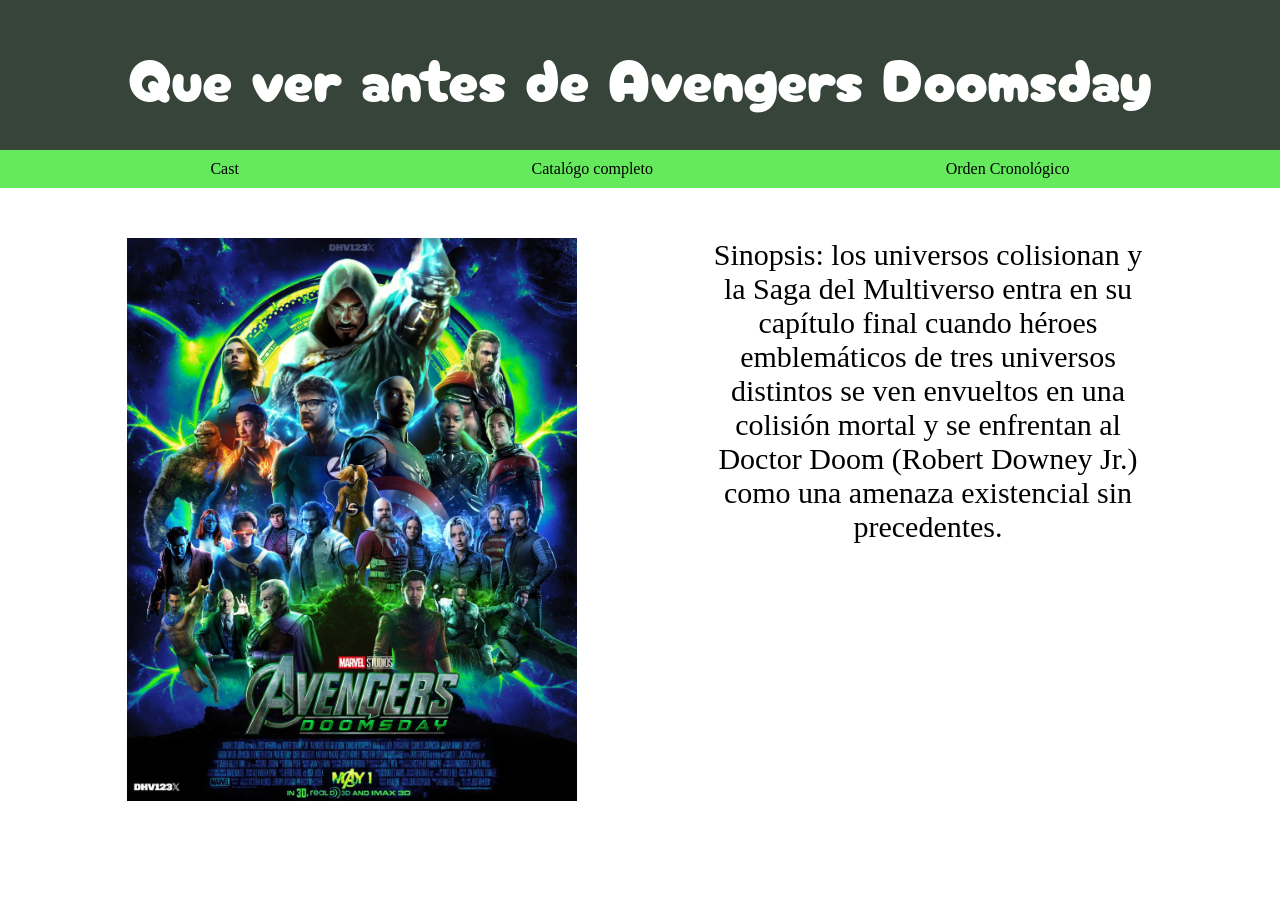
<file: index.html>
<!DOCTYPE html>
<html lang="en">
<head>
    <!-- Google tag (gtag.js) -->
<script async src="https://www.googletagmanager.com/gtag/js?id=G-5F9ZBJDJWL"></script>
<script>
  window.dataLayer = window.dataLayer || [];
  function gtag(){dataLayer.push(arguments);}
  gtag('js', new Date());

  gtag('config', 'G-5F9ZBJDJWL');
</script>

    <meta charset="UTF-8">
    <meta name="viewport" content="width=device-width, initial-scale=1.0">
    <title>Avengers Doomsday</title>
    <link rel="stylesheet" href="style.css"> 
    <link rel="preconnect" href="https://fonts.googleapis.com">
    <link rel="preconnect" href="https://fonts.gstatic.com" crossorigin>
    <link href="https://fonts.googleapis.com/css2?family=Cherry+Bomb+One&family=Tirra:wght@400;500;600;700;800;900&display=swap" rel="stylesheet">
</head>
<body>
    <div class="logo">Que ver antes de Avengers Doomsday</div>
     <header>
        <nav class="links">
            <a href="cast.html" class="links_1">Cast</a>
            <a href="catalogo.html" class="links_1">Catalógo completo</a>
            <a href="orden.html" class="links_1">Orden Cronológico</a>
        </nav>
     </header>
     <main>
        <article id="poster">
            <h1></h1>
            <p></p>
        </article>

        <article id="post">
            <img id="pelicula" src="doomsday.png" alt="poster de avengers doomsday">
            <p id="sinopsis">Sinopsis:
los universos colisionan y la Saga del Multiverso entra en su capítulo final cuando héroes emblemáticos de tres universos distintos se ven envueltos en una colisión mortal y se enfrentan al Doctor Doom (Robert Downey Jr.) como una amenaza existencial sin precedentes.</p>
        </article>
        <article>
            <div class="text">
                <h1></h1>
                <p></p>
            </div>
        </article>
     </main>
     <footer>
        <div class="container">
            <p class="footerP"></p>
            <nav class="footerNAV"></nav>
        </div>
     </footer>
    
</body>
</html>
</file>
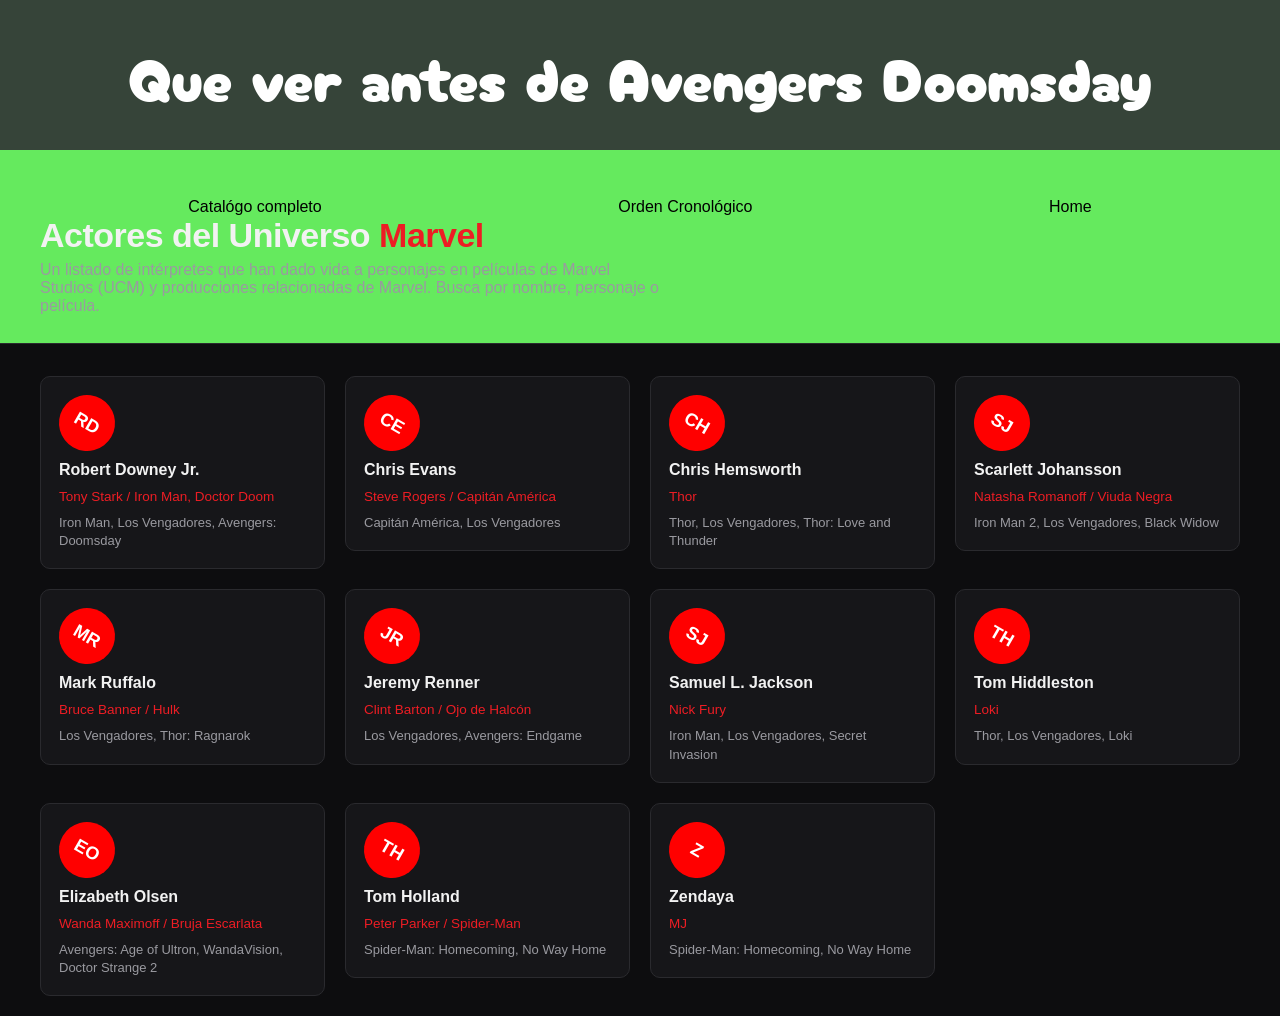
<file: cast.html>
<!DOCTYPE html>
<html lang="en">
<head>
    <!-- Google tag (gtag.js) -->
<script async src="https://www.googletagmanager.com/gtag/js?id=G-5F9ZBJDJWL"></script>
<script>
  window.dataLayer = window.dataLayer || [];
  function gtag(){dataLayer.push(arguments);}
  gtag('js', new Date());

  gtag('config', 'G-5F9ZBJDJWL');
</script>


    <meta charset="UTF-8">
    <meta name="viewport" content="width=device-width, initial-scale=1.0">
    <title>Cast de actores</title>
    <link rel="stylesheet" href="style2.css"> 
    <link rel="preconnect" href="https://fonts.googleapis.com">
    <link rel="preconnect" href="https://fonts.gstatic.com" crossorigin>
    <link href="https://fonts.googleapis.com/css2?family=Cherry+Bomb+One&family=Tirra:wght@400;500;600;700;800;900&display=swap" rel="stylesheet">
</head>
<body>
    <div class="logo">Que ver antes de Avengers Doomsday</div>
     <header>
        <nav>
            <a href="catalogo.html">Catalógo completo</a>
            <a href="orden.html">Orden Cronológico</a>
            <a href="index.html">Home</a>
        </nav>
        <h1>Actores del Universo <span>Marvel</span></h1>
        <p>Un listado de intérpretes que han dado vida a personajes en películas de Marvel Studios (UCM) y producciones relacionadas de Marvel. Busca por nombre, personaje o película.</p>
        </header>
 
<main>
  <div class="grid">
    <div class="card">
      <div class="avatar" style="background:#ed1d24">RD</div>
      <div class="name">Robert Downey Jr.</div>
      <div class="role">Tony Stark / Iron Man, Doctor Doom</div>
      <div class="movies">Iron Man, Los Vengadores, Avengers: Doomsday</div>
    </div>
    
    <div class="card">
      <div class="avatar" style="background:#1f6feb">CE</div>
      <div class="name">Chris Evans</div>
      <div class="role">Steve Rogers / Capitán América</div>
      <div class="movies">Capitán América, Los Vengadores</div>
    </div>

    <div class="card">
      <div class="avatar" style="background:#8b5cf6">CH</div>
      <div class="name">Chris Hemsworth</div>
      <div class="role">Thor</div>
      <div class="movies">Thor, Los Vengadores, Thor: Love and Thunder</div>
    </div>

    <div class="card">
      <div class="avatar" style="background:#0891b2">SJ</div>
      <div class="name">Scarlett Johansson</div>
      <div class="role">Natasha Romanoff / Viuda Negra</div>
      <div class="movies">Iron Man 2, Los Vengadores, Black Widow</div>
    </div>

    <div class="card">
      <div class="avatar" style="background:#d97706">MR</div>
      <div class="name">Mark Ruffalo</div>
      <div class="role">Bruce Banner / Hulk</div>
      <div class="movies">Los Vengadores, Thor: Ragnarok</div>
    </div>

    <div class="card">
      <div class="avatar" style="background:#16a34a">JR</div>
      <div class="name">Jeremy Renner</div>
      <div class="role">Clint Barton / Ojo de Halcón</div>
      <div class="movies">Los Vengadores, Avengers: Endgame</div>
    </div>

    <div class="card">
      <div class="avatar" style="background:#db2777">SJ</div>
      <div class="name">Samuel L. Jackson</div>
      <div class="role">Nick Fury</div>
      <div class="movies">Iron Man, Los Vengadores, Secret Invasion</div>
    </div>

    <div class="card">
      <div class="avatar" style="background:#ed1d24">TH</div>
      <div class="name">Tom Hiddleston</div>
      <div class="role">Loki</div>
      <div class="movies">Thor, Los Vengadores, Loki</div>
    </div>

    <div class="card">
      <div class="avatar" style="background:#1f6feb">EO</div>
      <div class="name">Elizabeth Olsen</div>
      <div class="role">Wanda Maximoff / Bruja Escarlata</div>
      <div class="movies">Avengers: Age of Ultron, WandaVision, Doctor Strange 2</div>
    </div>

    <div class="card">
      <div class="avatar" style="background:#8b5cf6">TH</div>
      <div class="name">Tom Holland</div>
      <div class="role">Peter Parker / Spider-Man</div>
      <div class="movies">Spider-Man: Homecoming, No Way Home</div>
    </div>

    <div class="card">
      <div class="avatar" style="background:#0891b2">Z</div>
      <div class="name">Zendaya</div>
      <div class="role">MJ</div>
      <div class="movies">Spider-Man: Homecoming, No Way Home</div>
    </div>
  </div>
</main>
</body>
</html>
</file>
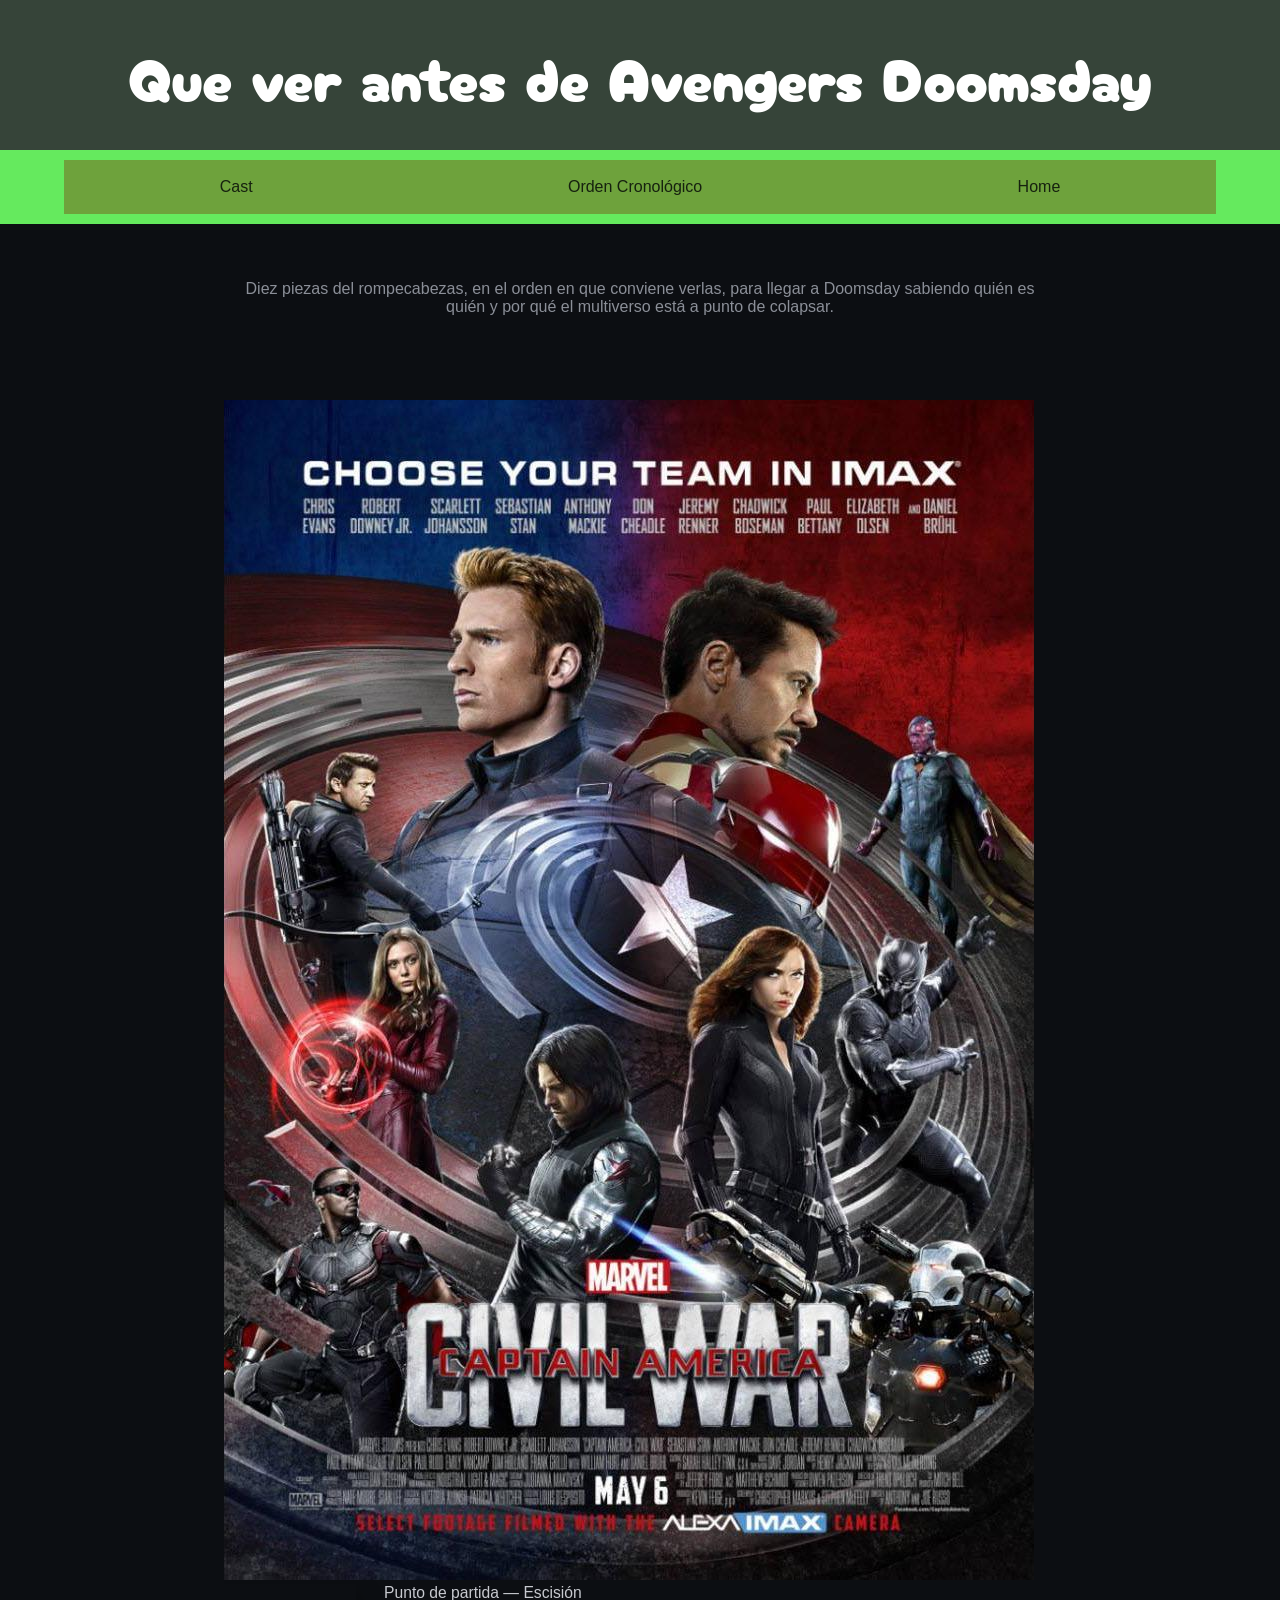
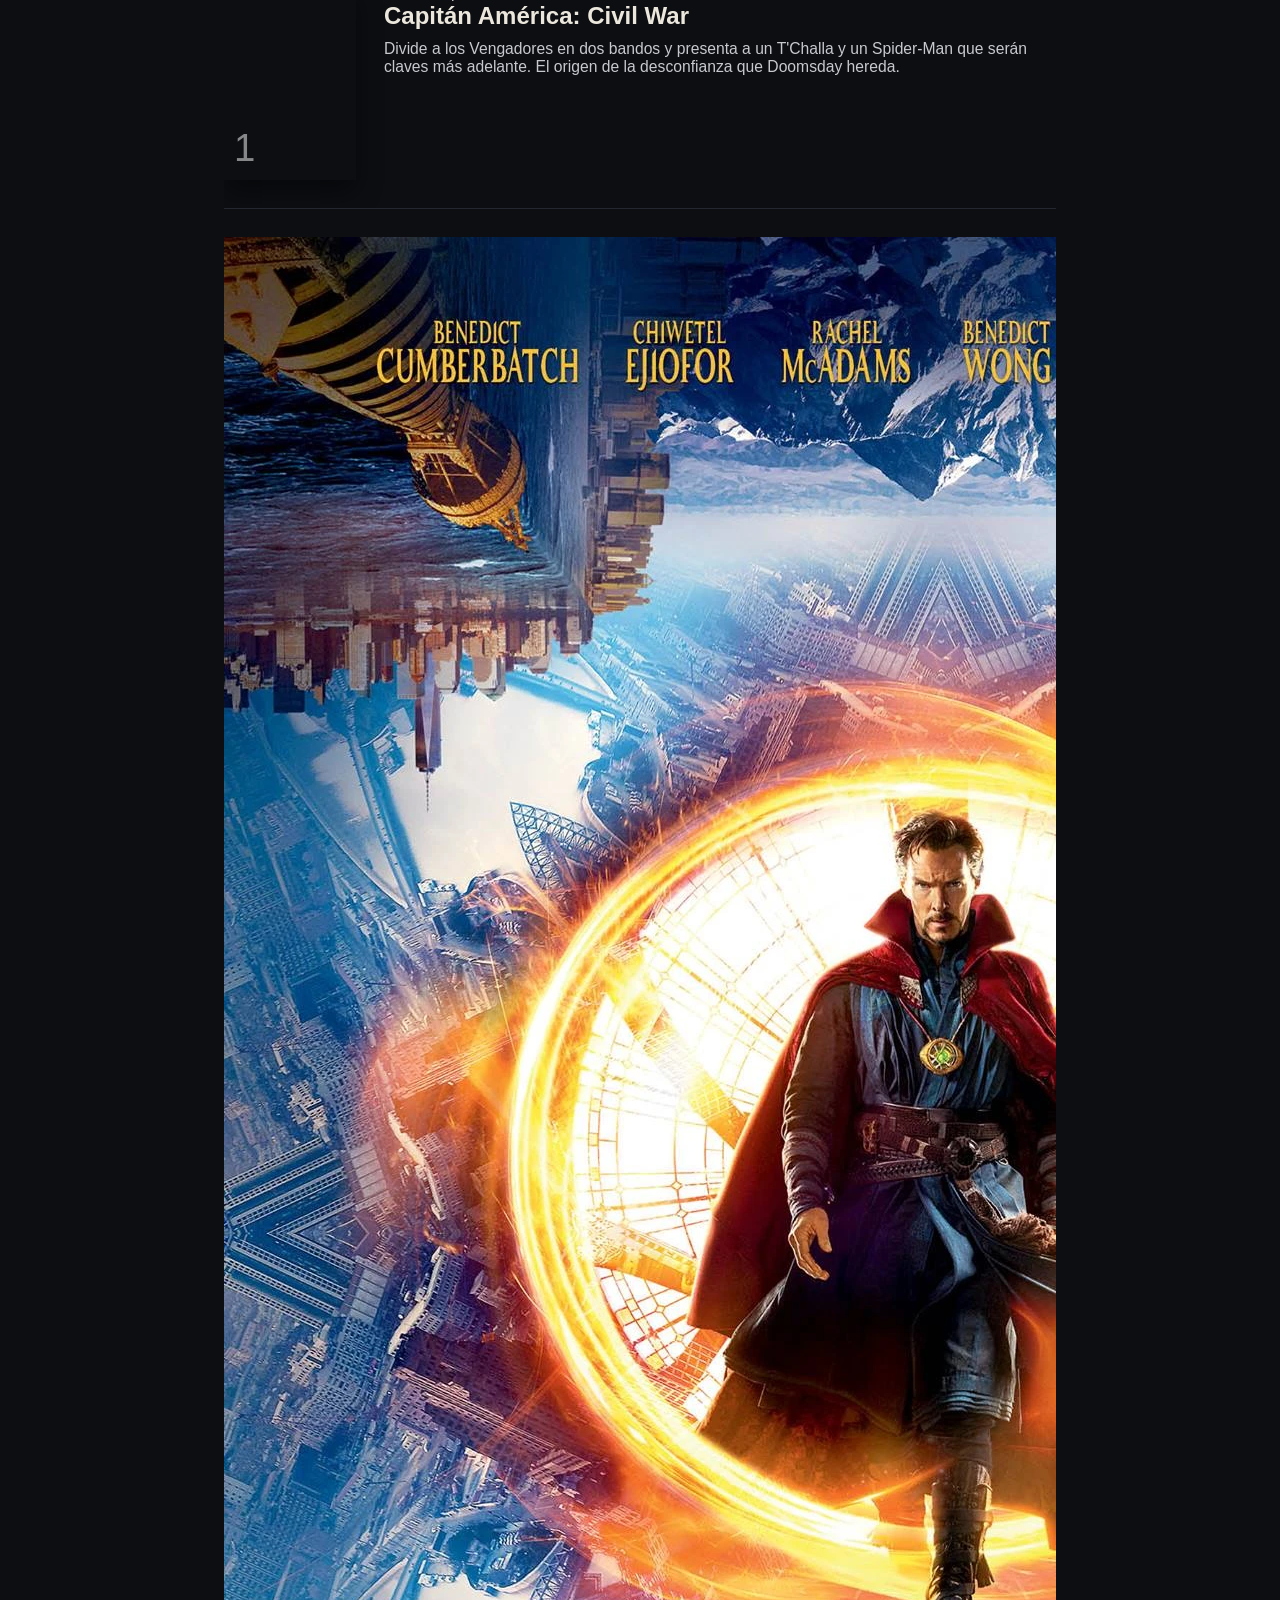
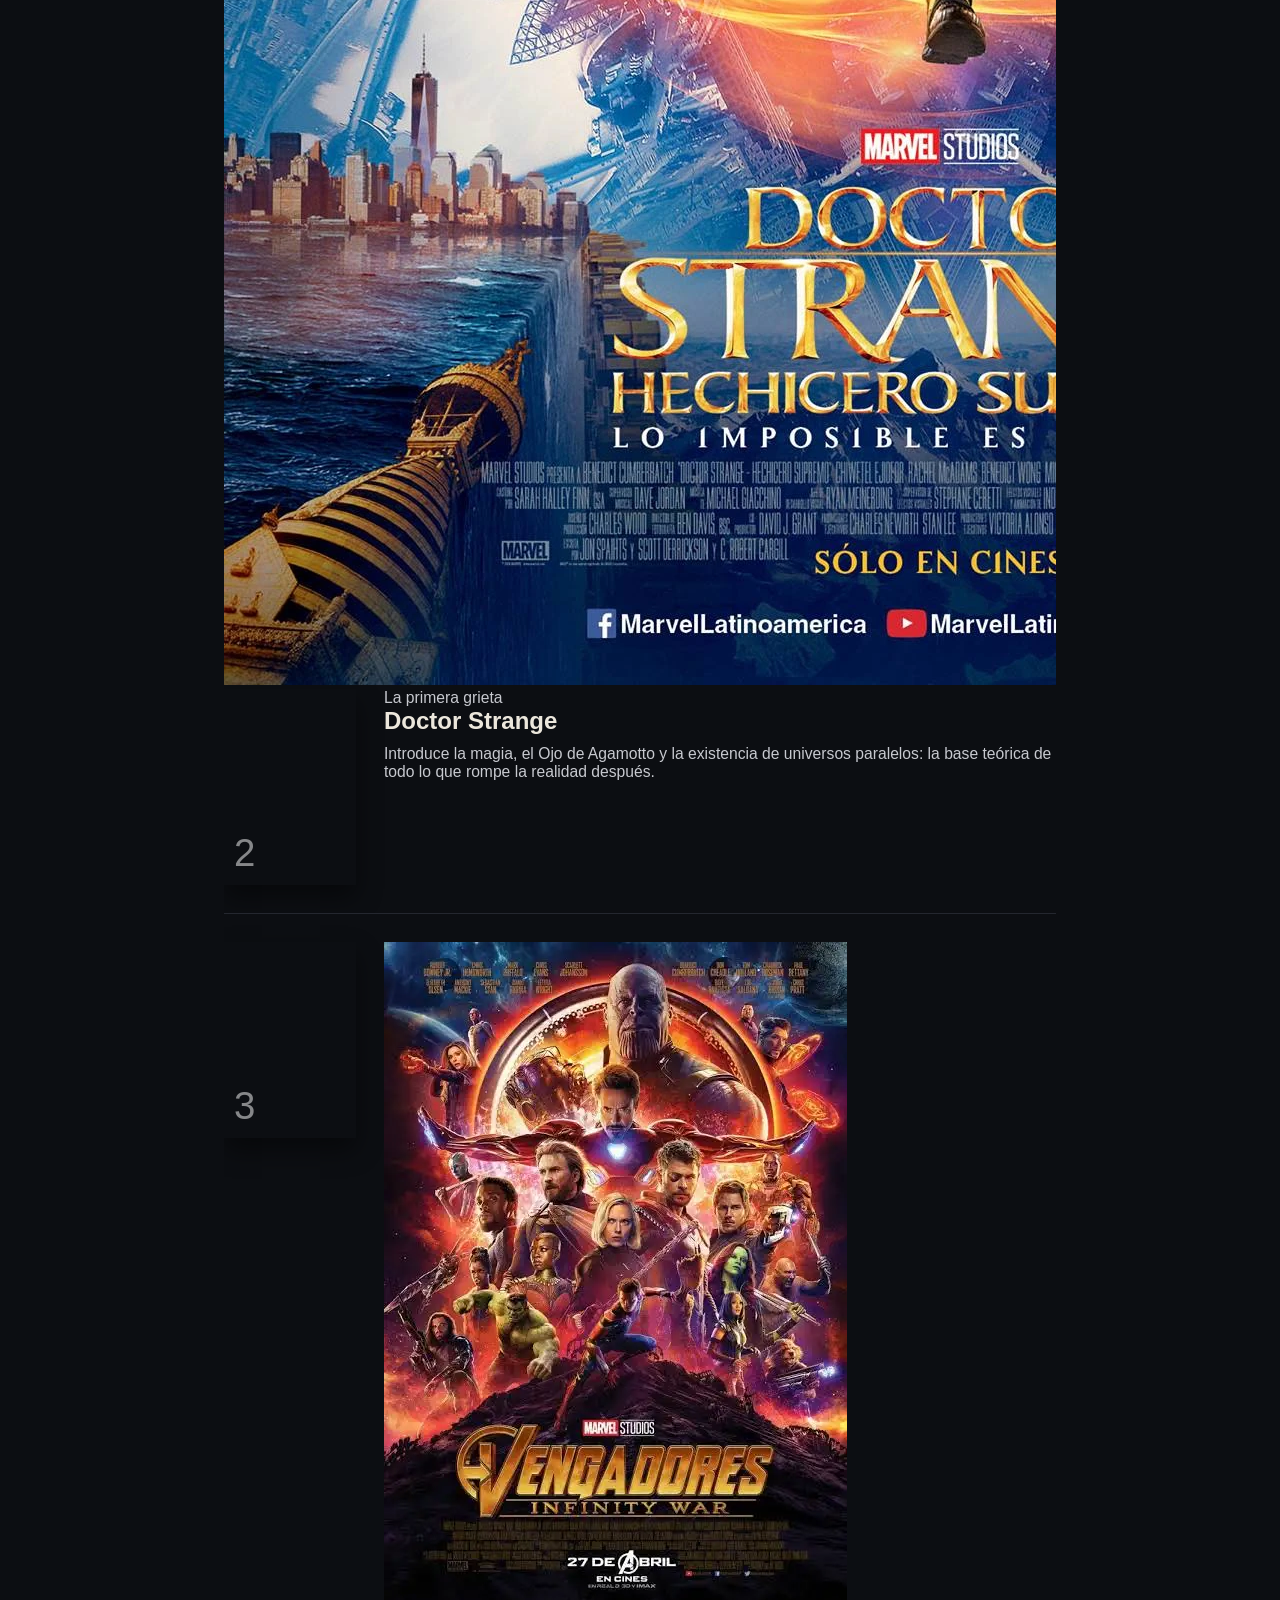
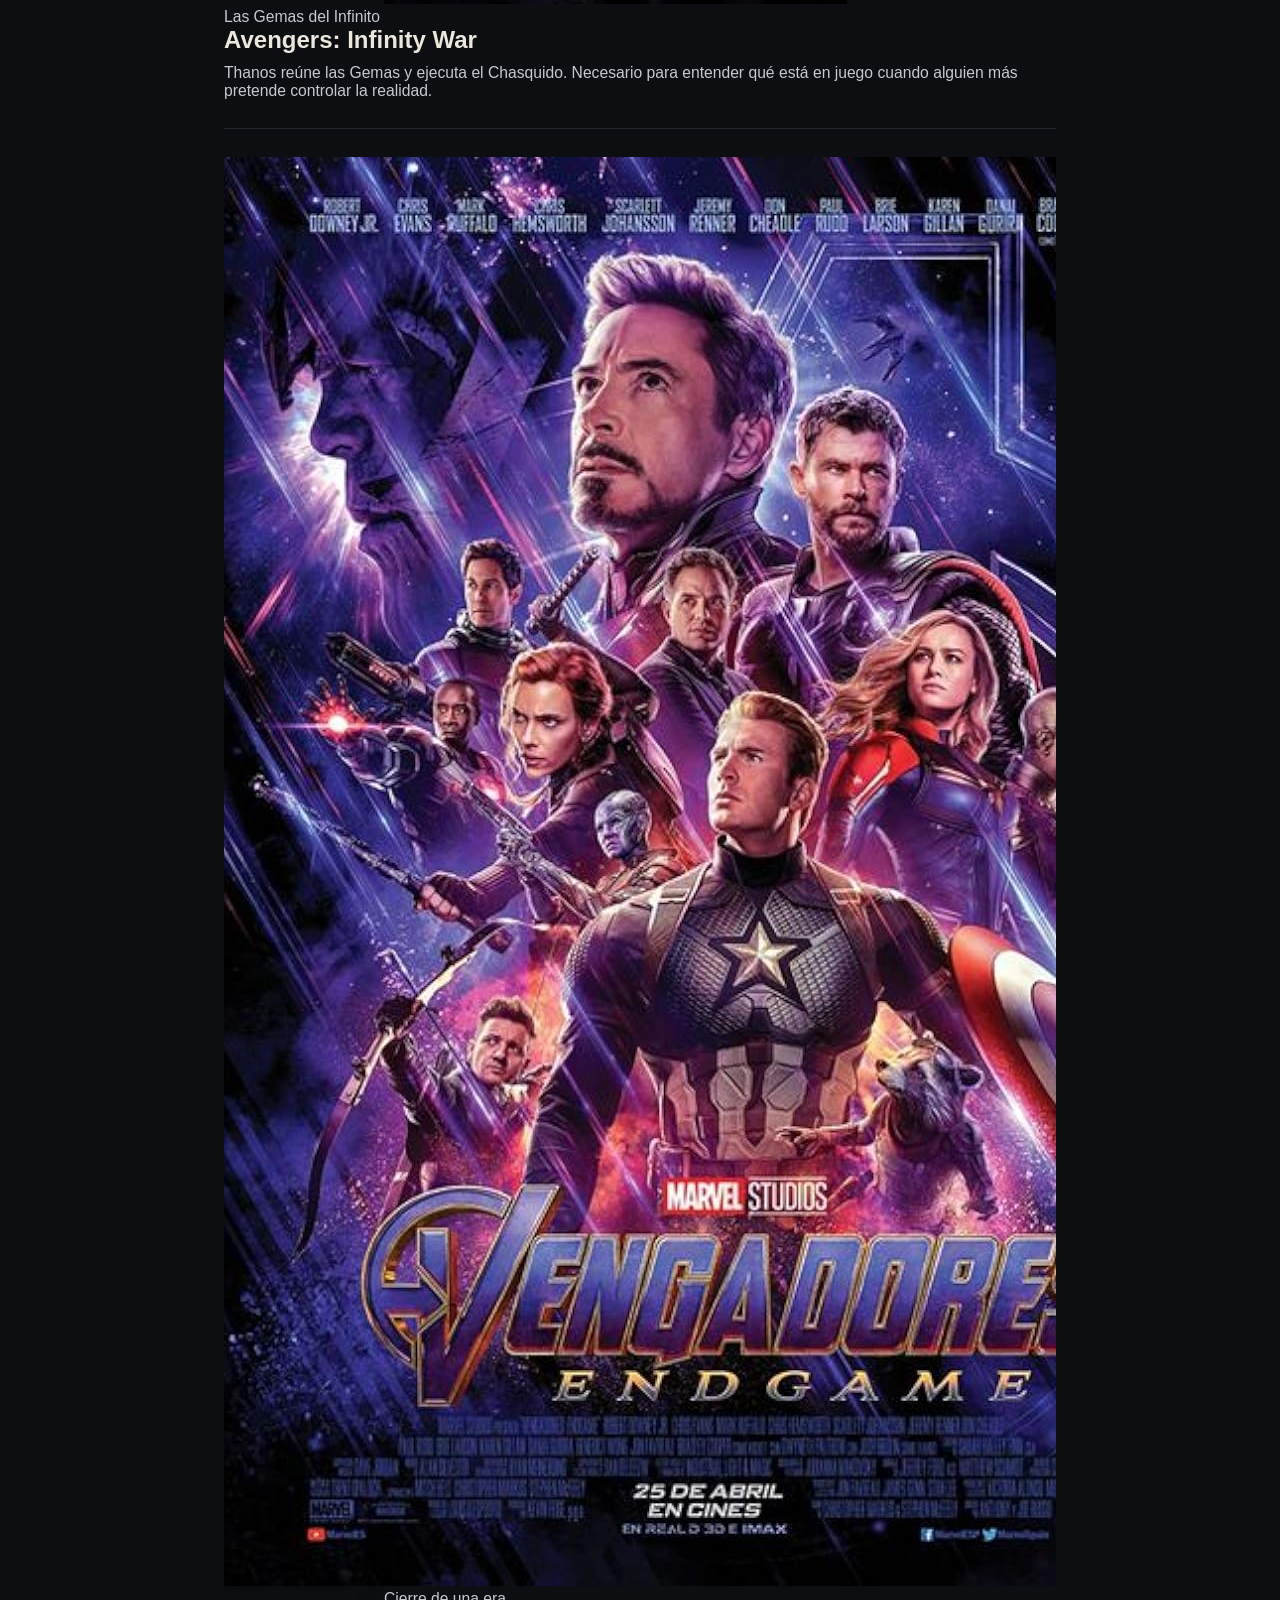
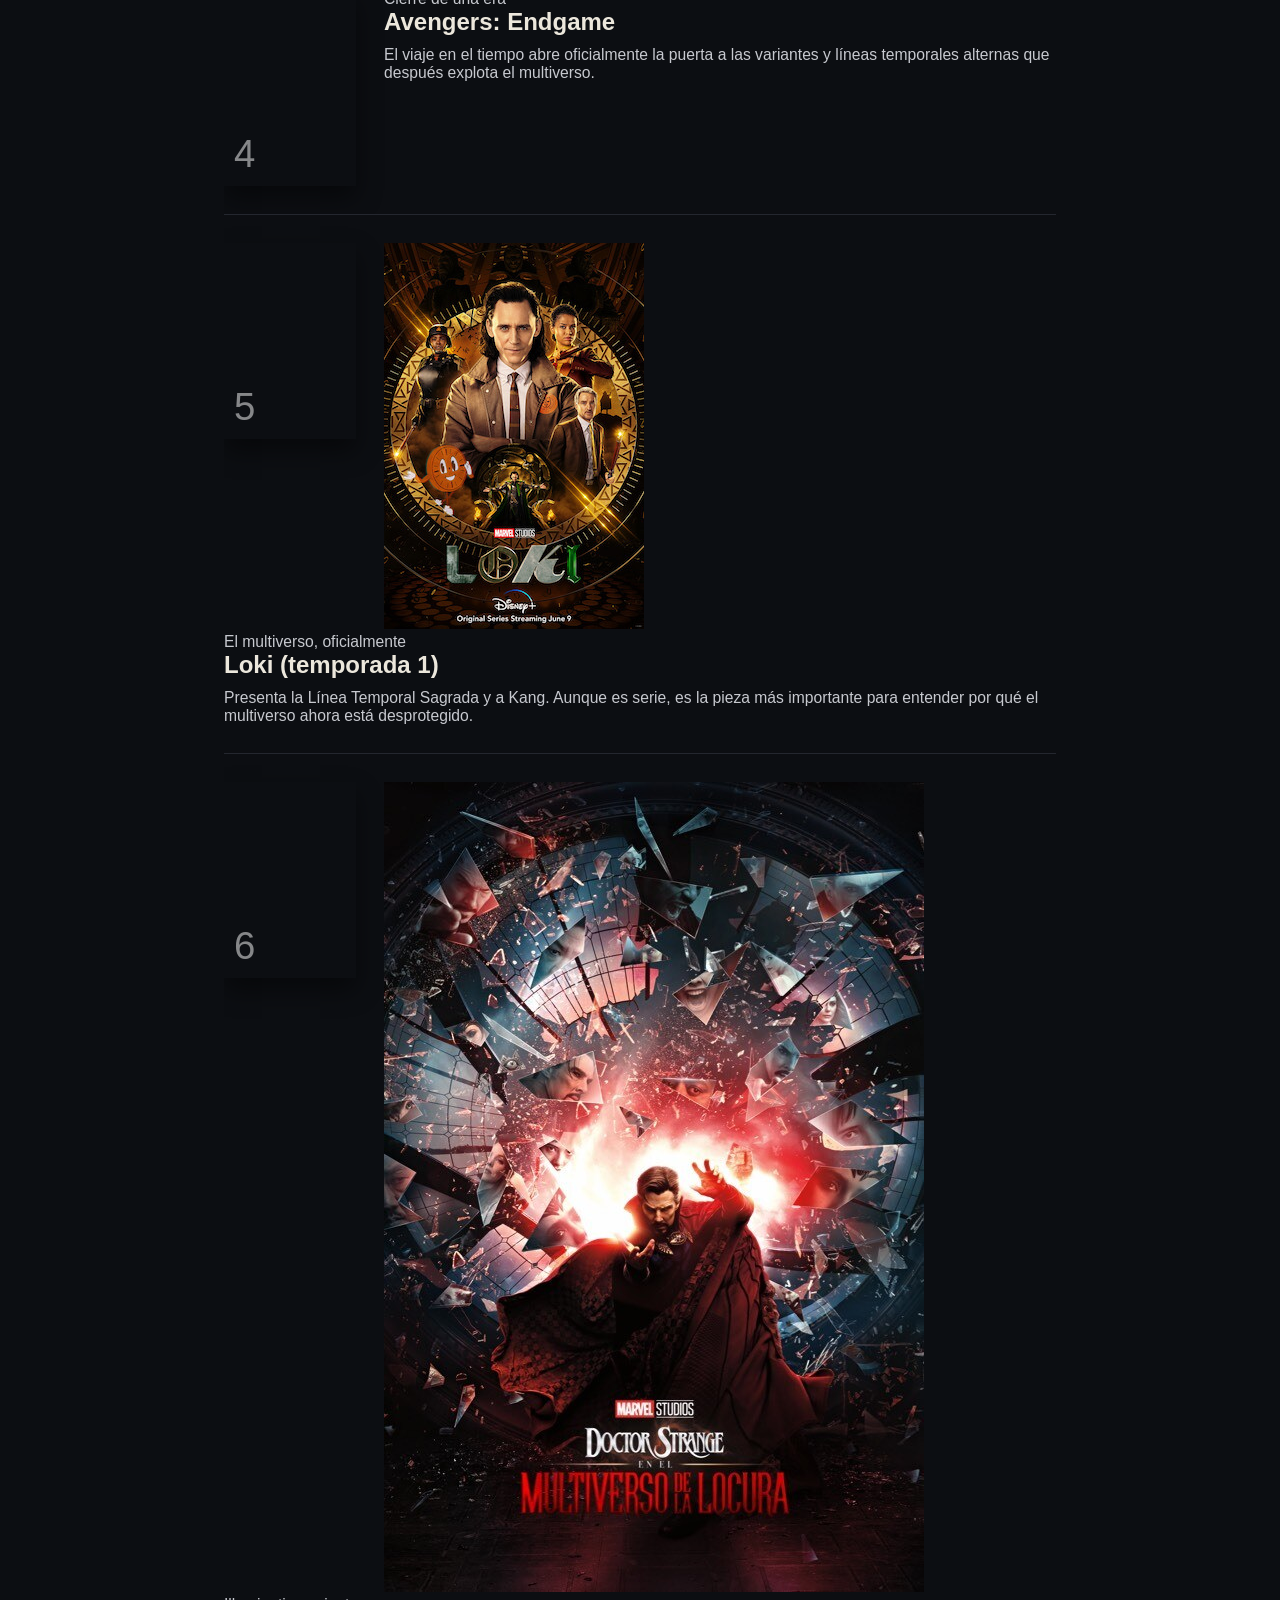
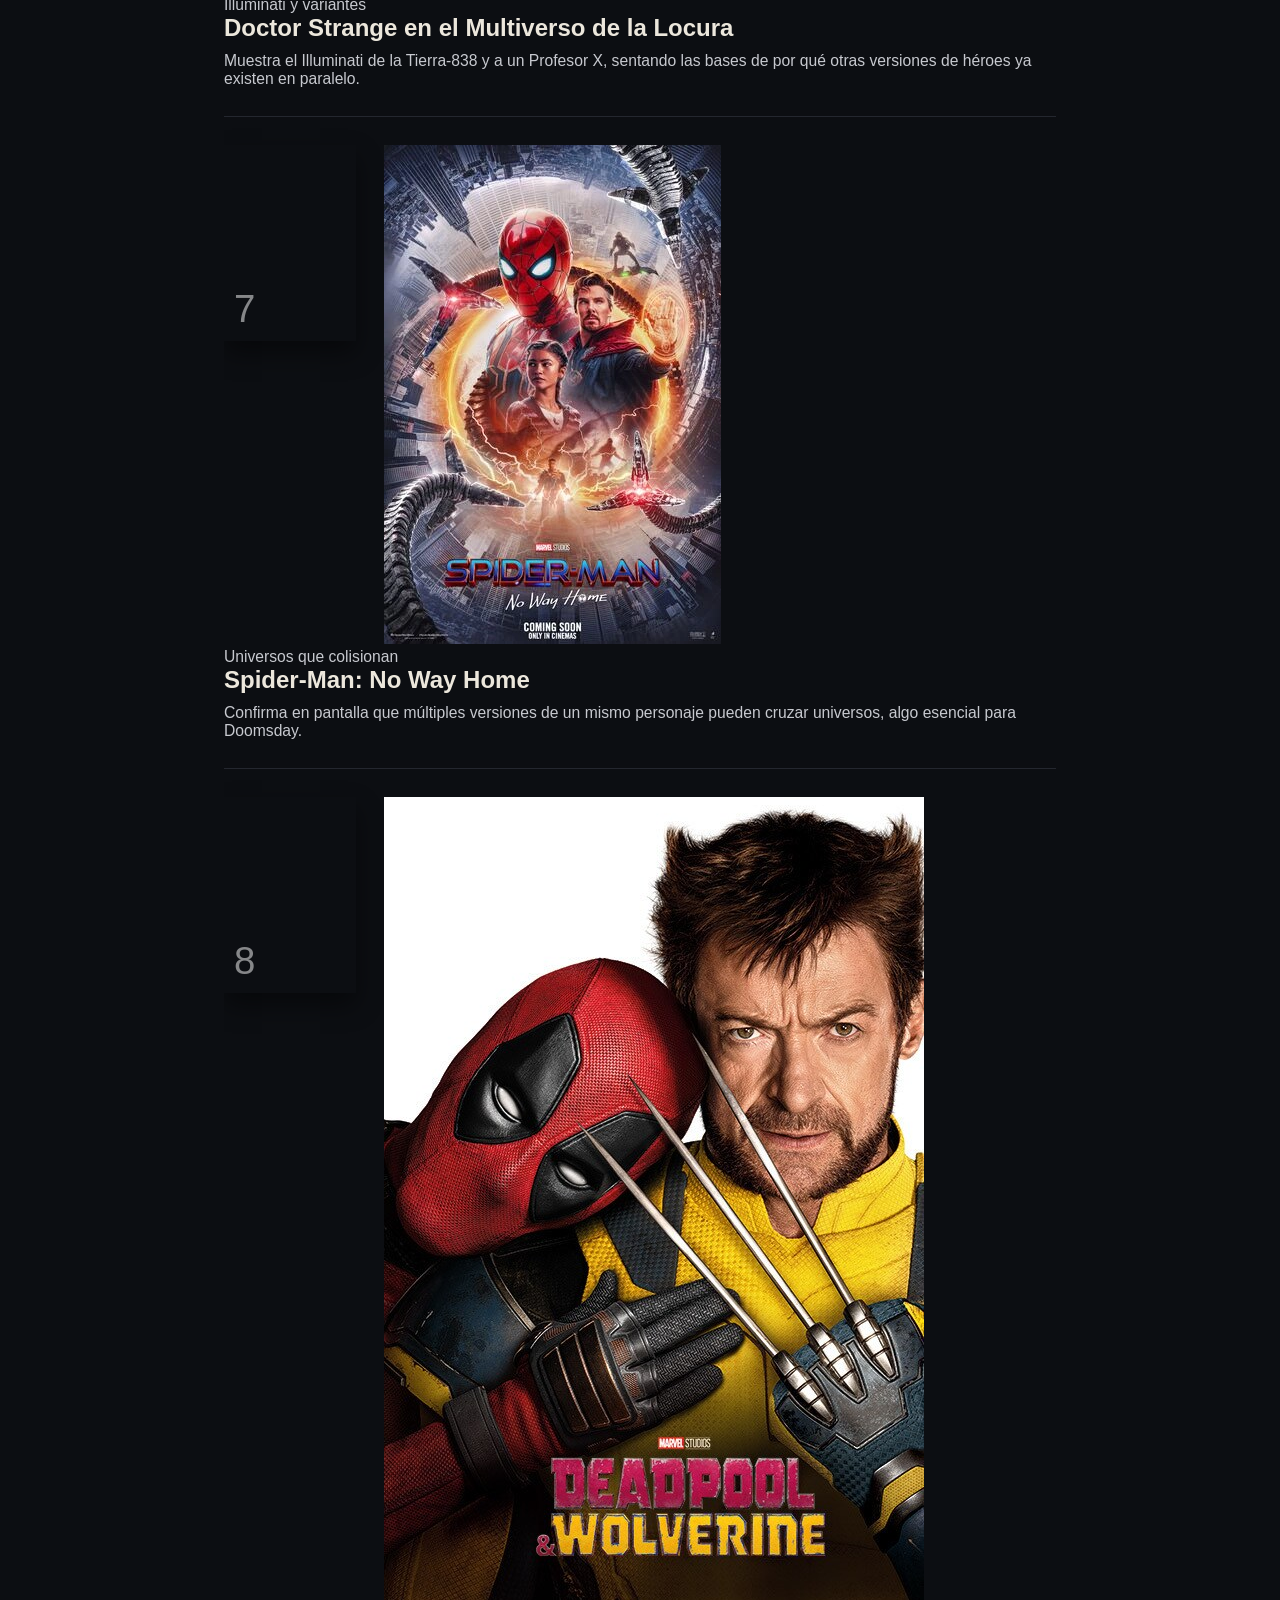
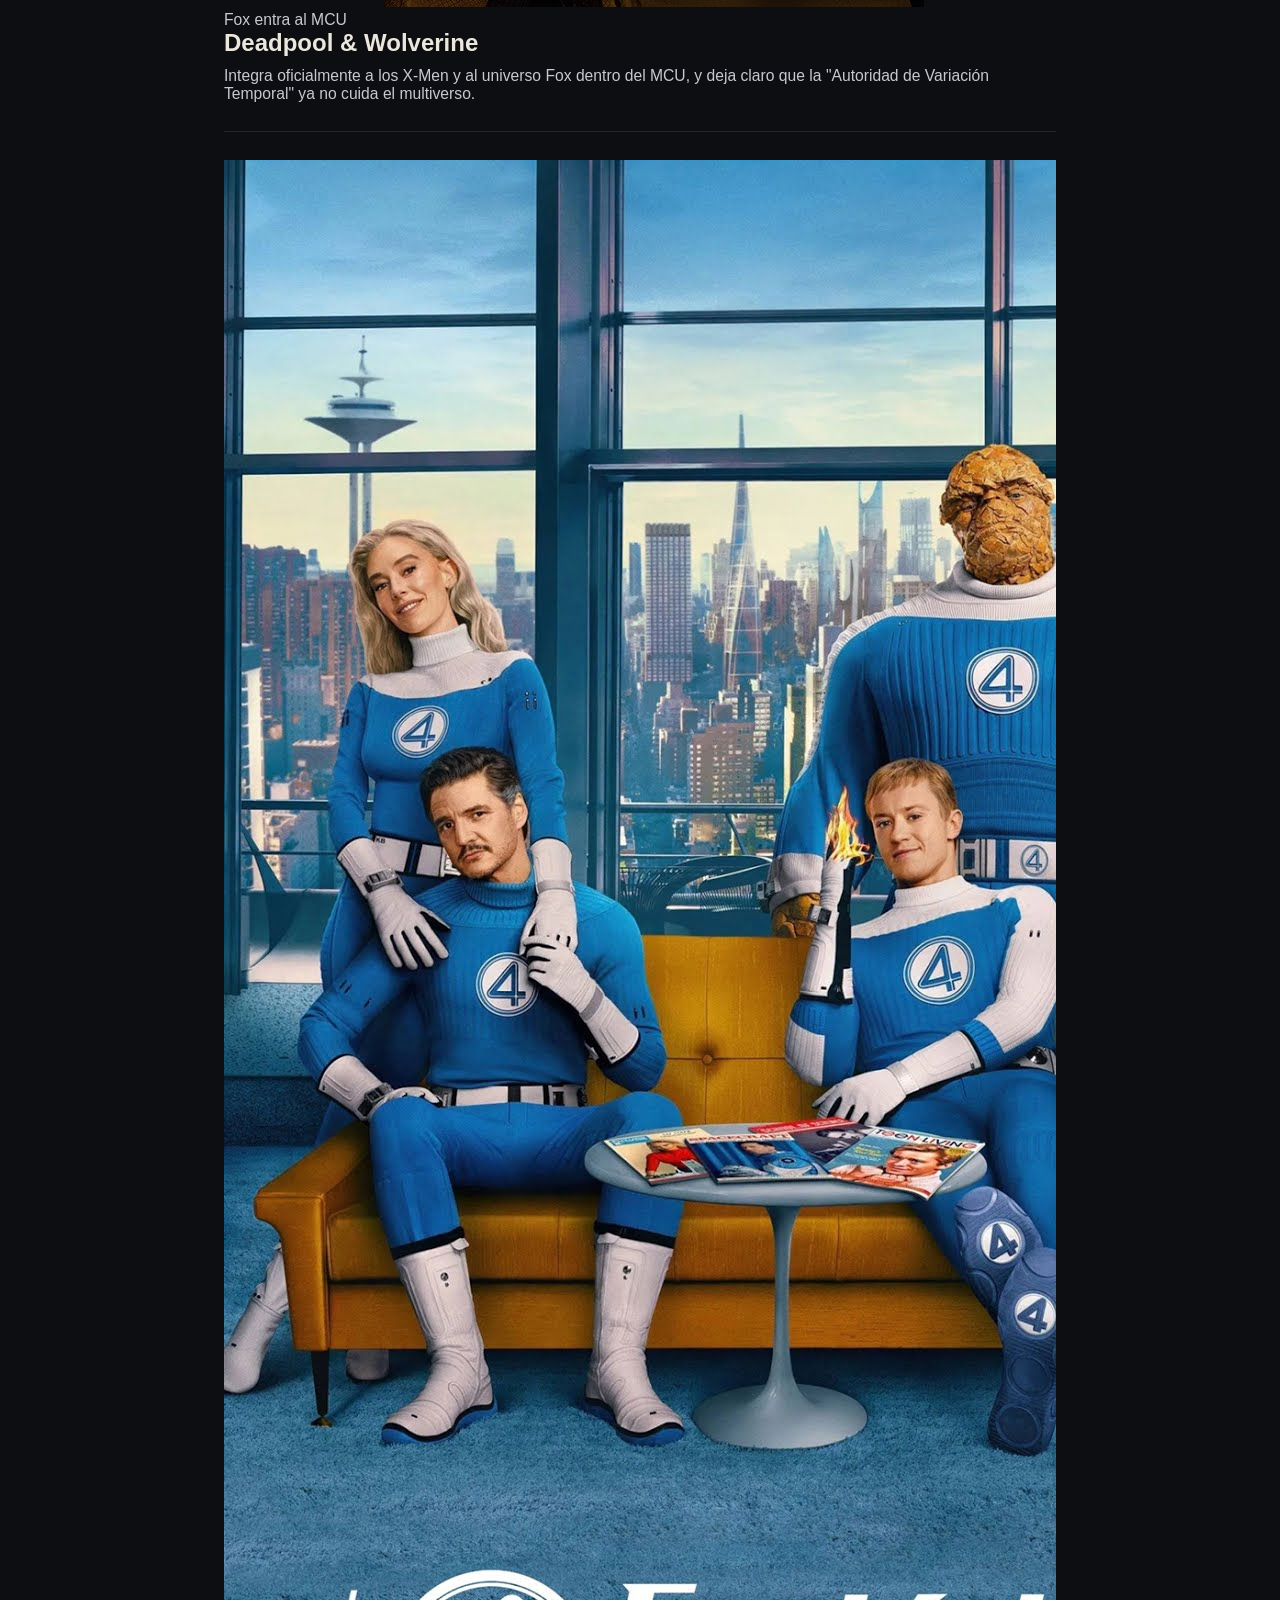
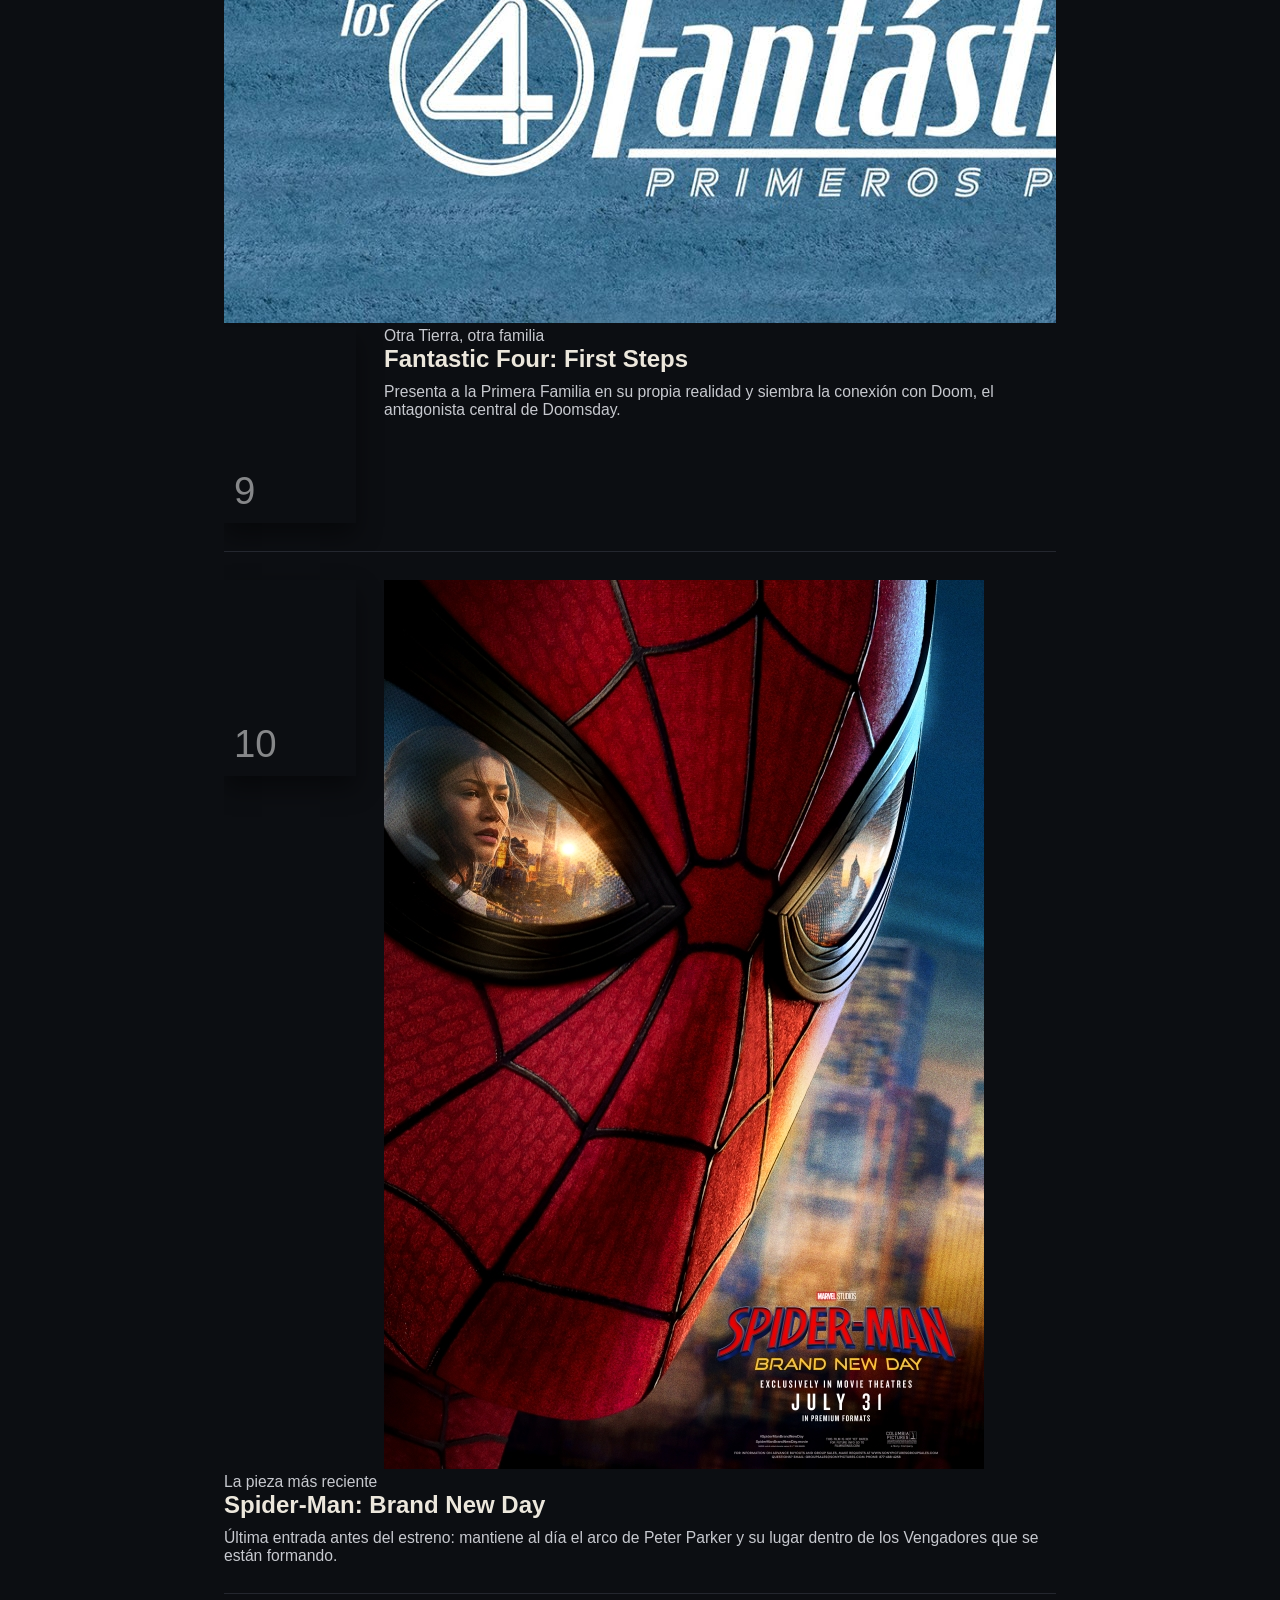
<file: catalogo.html>
<!DOCTYPE html>
<html lang="en">
<head>
    <!-- Google tag (gtag.js) -->
<script async src="https://www.googletagmanager.com/gtag/js?id=G-5F9ZBJDJWL"></script>
<script>
  window.dataLayer = window.dataLayer || [];
  function gtag(){dataLayer.push(arguments);}
  gtag('js', new Date());

  gtag('config', 'G-5F9ZBJDJWL');
</script>


    <meta charset="UTF-8">
    <meta name="viewport" content="width=device-width, initial-scale=1.0">
    <title>Catalogo</title>
    <link rel="stylesheet" href="style3.css"> 
    <link rel="preconnect" href="https://fonts.googleapis.com">
    <link rel="preconnect" href="https://fonts.gstatic.com" crossorigin>
    <link href="https://fonts.googleapis.com/css2?family=Cherry+Bomb+One&family=Tirra:wght@400;500;600;700;800;900&display=swap" rel="stylesheet">
</head>
<body>
    <div class="logo">Que ver antes de Avengers Doomsday</div>
     <header>
        <nav>
            <a href="cast.html">Cast</a>
            <a href="orden.html">Orden Cronológico</a>
            <a href="index.html">Home</a>
        </nav>
     </header>

<main id="inicio">

<p class="intro">Diez piezas del rompecabezas, en el orden en que conviene verlas, para llegar a Doomsday sabiendo quién es quién y por qué el multiverso está a punto de colapsar.</p>



<article class = "film">
<img src="civil war.jpg">
<div class="poster">1</div>
<div class="film-body">
<p class="kicker">Punto de partida — Escisión</p>
<h2>Capitán América: Civil War</h2>
<p>Divide a los Vengadores en dos bandos y presenta a un T'Challa y un Spider-Man que serán claves más adelante. El origen de la desconfianza que Doomsday hereda.</p>
</div>
</article>

<article class = "film">
<img src="doctor strange.jpg">
<div class="poster">2</div>
<div class="film-body">
<p class="kicker">La primera grieta</p>
<h2>Doctor Strange</h2>
<p>Introduce la magia, el Ojo de Agamotto y la existencia de universos paralelos: la base teórica de todo lo que rompe la realidad después.</p>
</article>

<article class = "film">
<img src="infinitywar.jpg">
<div class="poster">3</div>
<div class="film-body">
<p class="kicker">Las Gemas del Infinito</p>
<h2>Avengers: Infinity War</h2>
<p>Thanos reúne las Gemas y ejecuta el Chasquido. Necesario para entender qué está en juego cuando alguien más pretende controlar la realidad.</p>
</article>

<article class = "film">
<img src="endgame.jpg">
<div class="poster">4</div>
<div class="film-body">
<p class="kicker">Cierre de una era</p>
<h2>Avengers: Endgame</h2>
<p>El viaje en el tiempo abre oficialmente la puerta a las variantes y líneas temporales alternas que después explota el multiverso.</p>
</article>


<article class = "film">
<img src="loki.jpg">
<div class="poster">5</div>
<div class="film-body">
<p class="kicker">El multiverso, oficialmente</p>
<h2>Loki (temporada 1)</h2>
<p>Presenta la Línea Temporal Sagrada y a Kang. Aunque es serie, es la pieza más importante para entender por qué el multiverso ahora está desprotegido.</p>
</article>

<article class = "film">
<img src="multiverso.jpeg">
<div class="poster">6</div>
<div class="film-body">
<p class="kicker">Illuminati y variantes</p>
<h2>Doctor Strange en el Multiverso de la Locura</h2>
<p>Muestra el Illuminati de la Tierra-838 y a un Profesor X, sentando las bases de por qué otras versiones de héroes ya existen en paralelo.</p>
</article>

<article class = "film">
<img src="no way home.jpg">
<div class="poster">7</div>
<div class="film-body">
<p class="kicker">Universos que colisionan</p>
<h2>Spider-Man: No Way Home</h2>
<p>Confirma en pantalla que múltiples versiones de un mismo personaje pueden cruzar universos, algo esencial para Doomsday.</p>
</article>

<article class = "film">
<img src="deadpool.jpeg">
<div class="poster">8</div>
<div class="film-body">
<p class="kicker">Fox entra al MCU</p>
<h2>Deadpool &amp; Wolverine</h2>
<p>Integra oficialmente a los X-Men y al universo Fox dentro del MCU, y deja claro que la "Autoridad de Variación Temporal" ya no cuida el multiverso.</p>
</article>

<article class = "film">
<img src="fantastic four.jpg">
<div class="poster">9</div>
<div class="film-body">
<p class="kicker">Otra Tierra, otra familia</p>
<h2>Fantastic Four: First Steps</h2>
<p>Presenta a la Primera Familia en su propia realidad y siembra la conexión con Doom, el antagonista central de Doomsday.</p>
</article>

<article class = "film">
<img src="brand new day.jpg">
<div class="poster">10</div>
<div class="film-body">
<p class="kicker">La pieza más reciente</p>
<h2>Spider-Man: Brand New Day</h2>
<p>Última entrada antes del estreno: mantiene al día el arco de Peter Parker y su lugar dentro de los Vengadores que se están formando.</p>
</article>

</section>
</main>



</body>
</html>
</file>
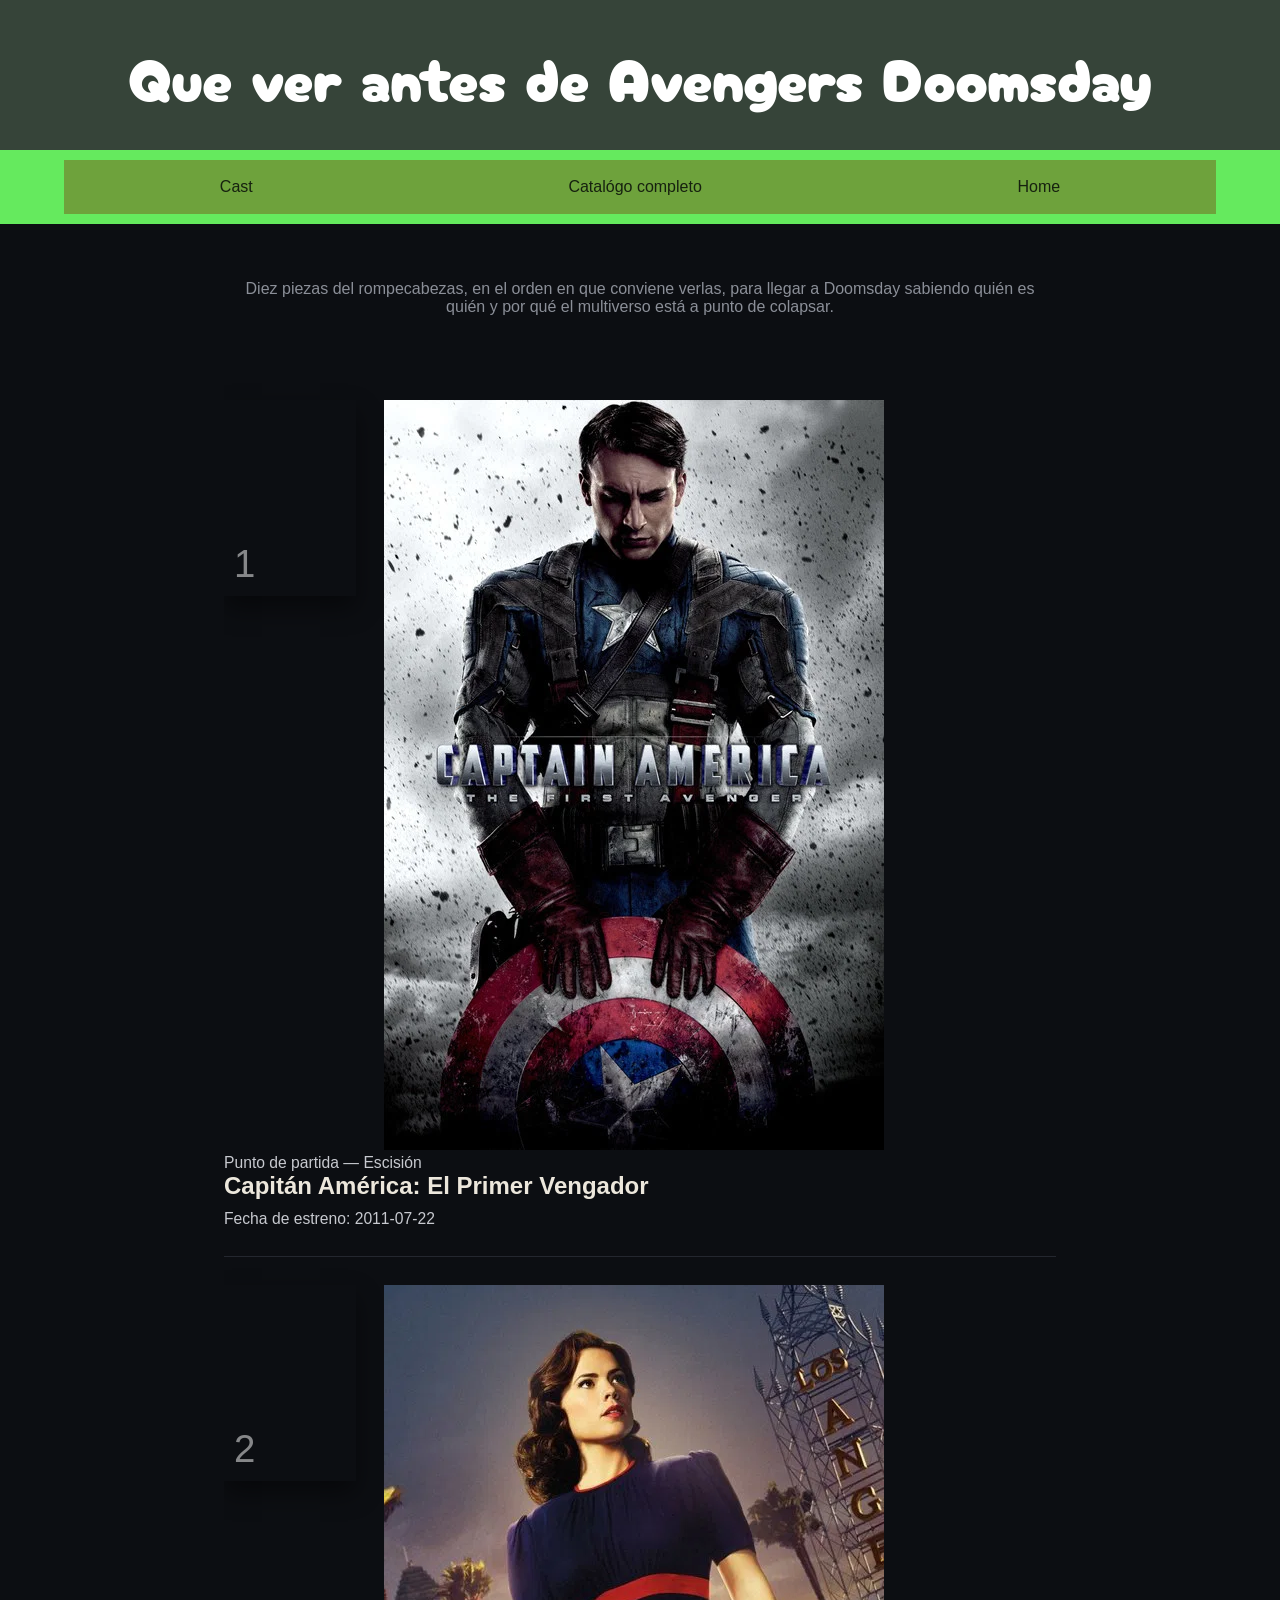
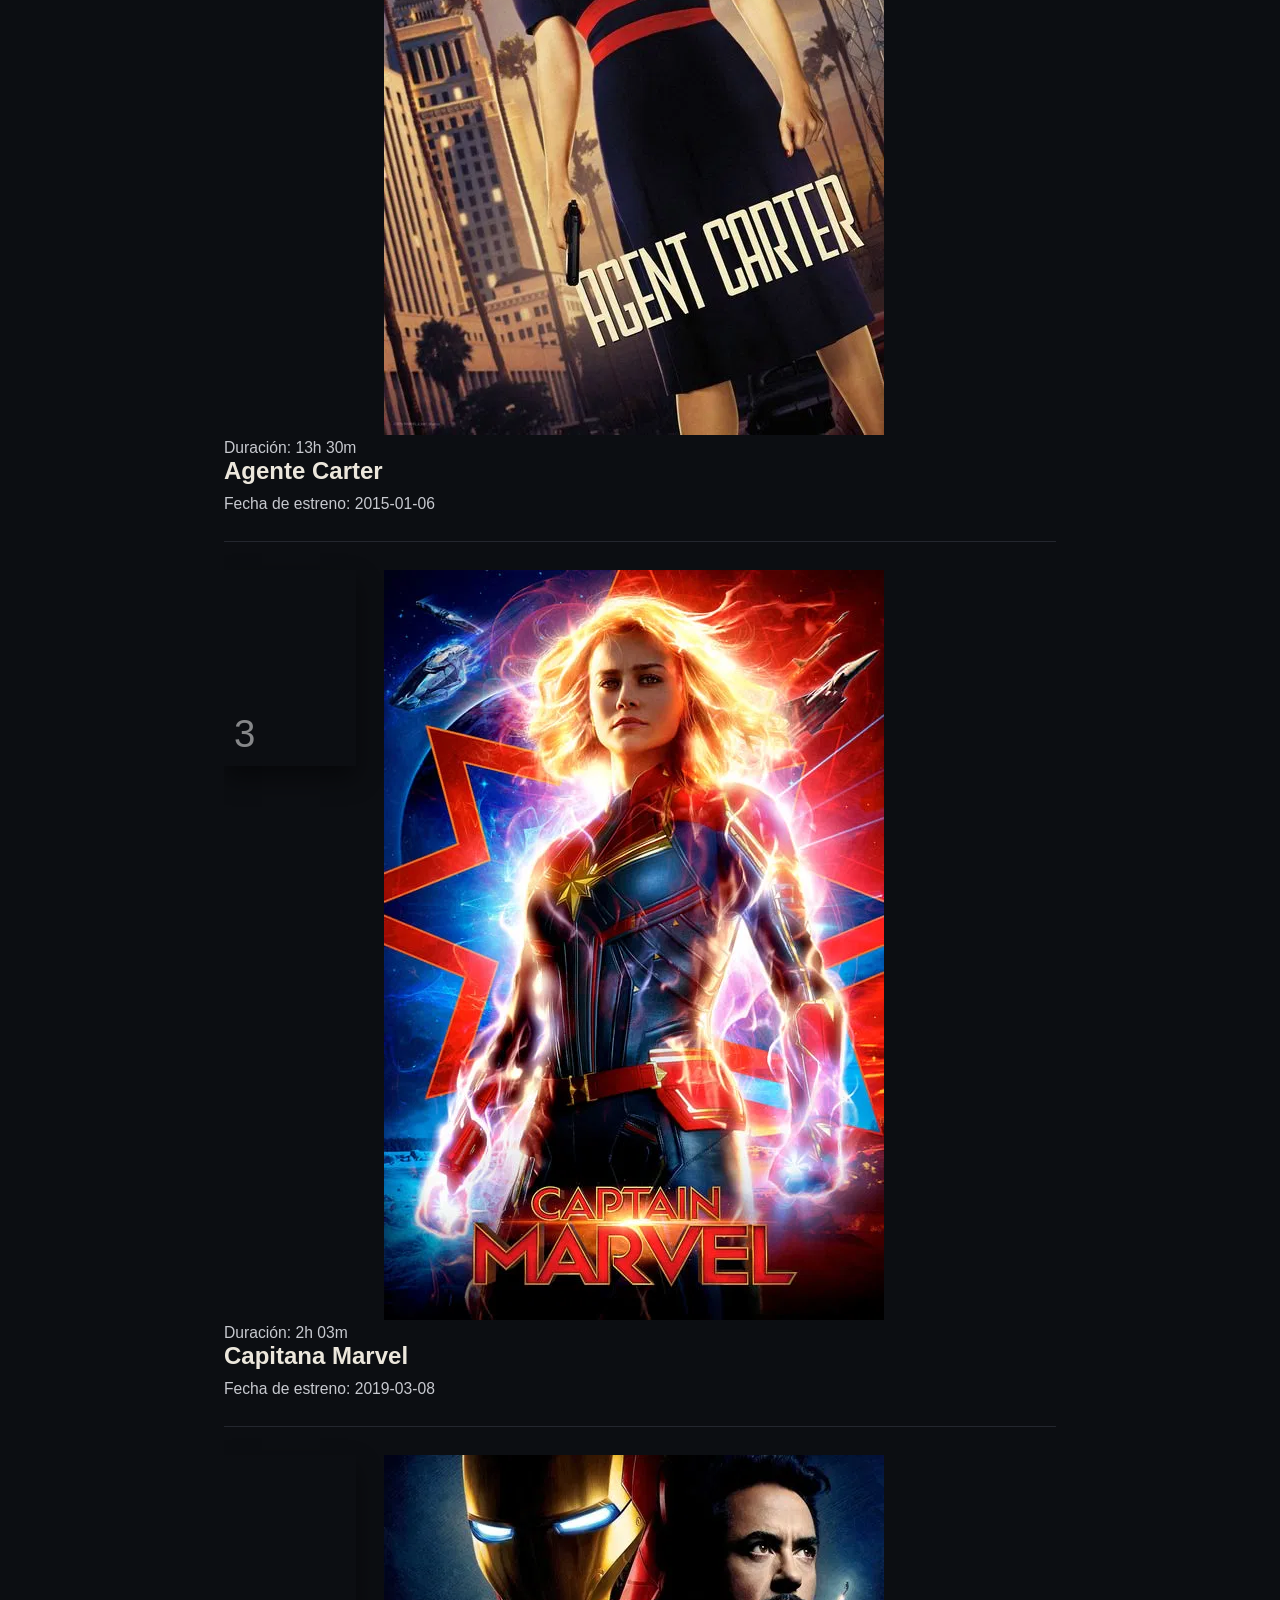
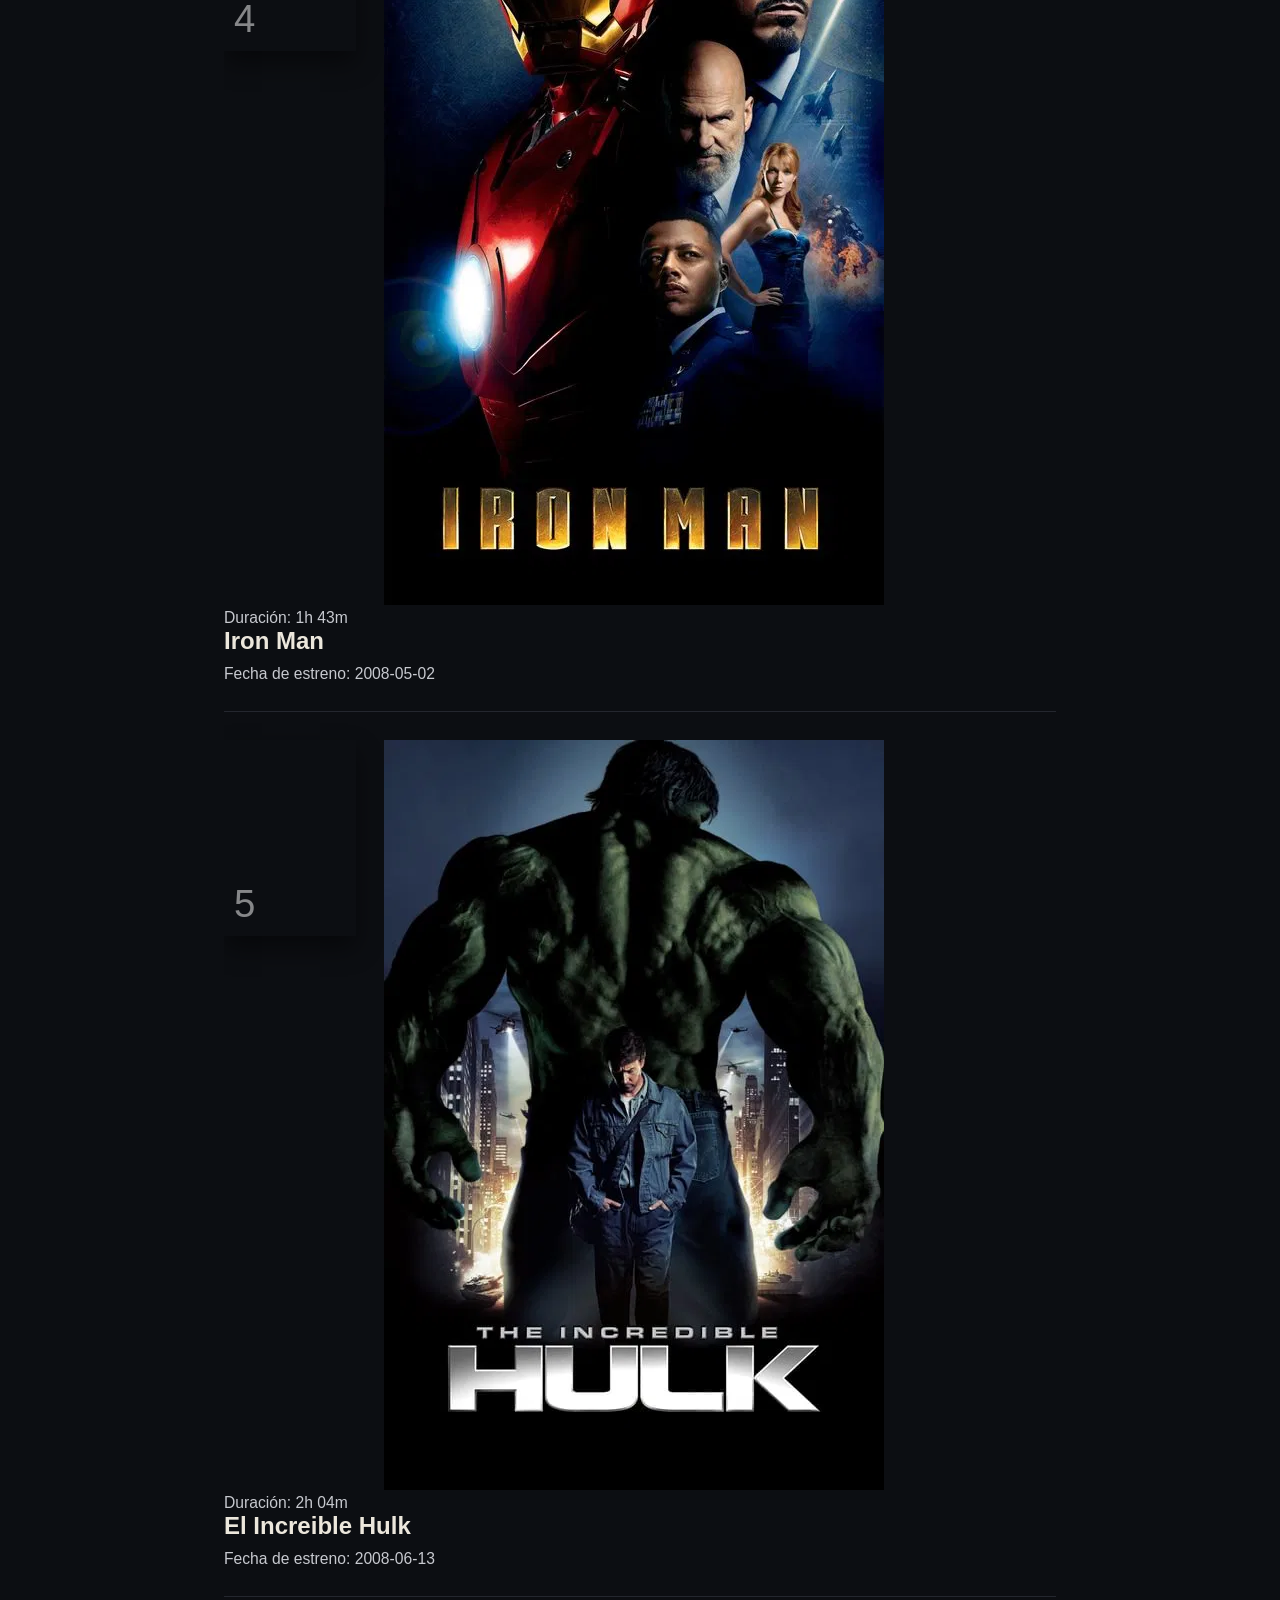
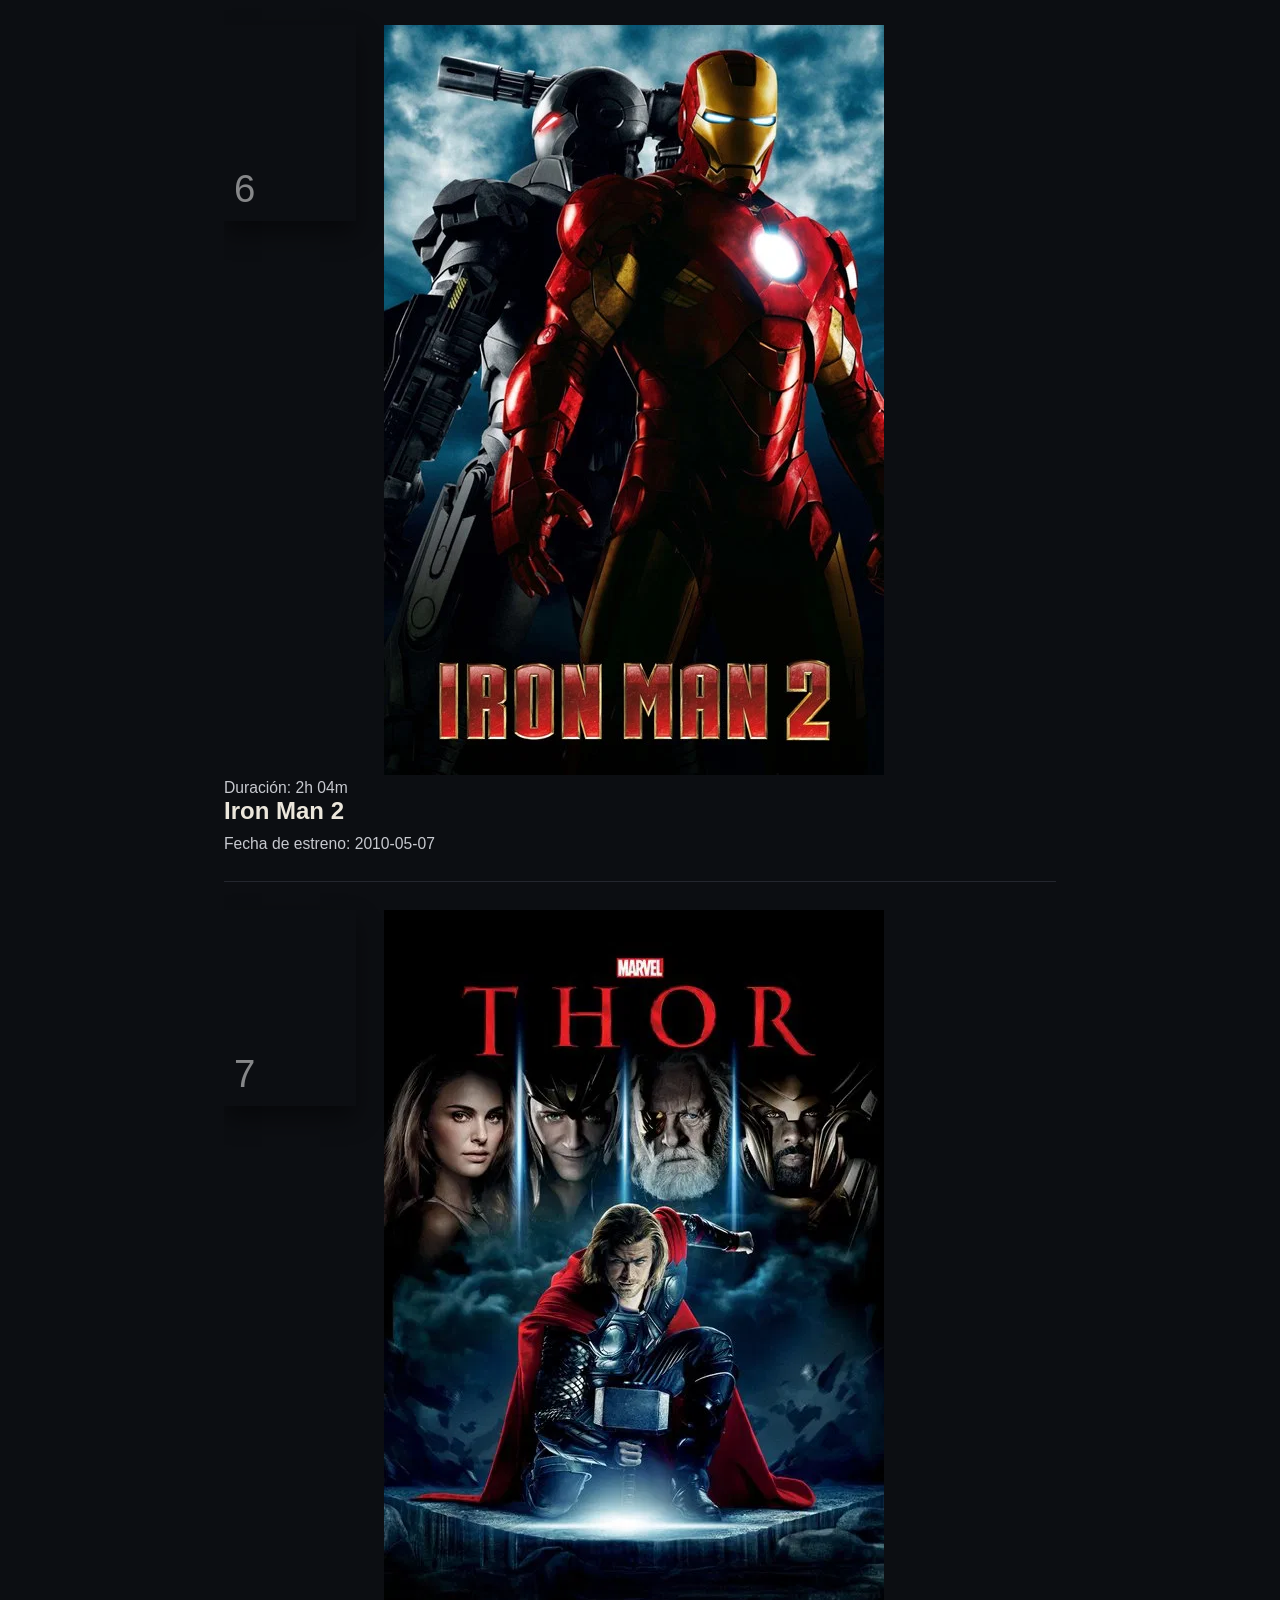
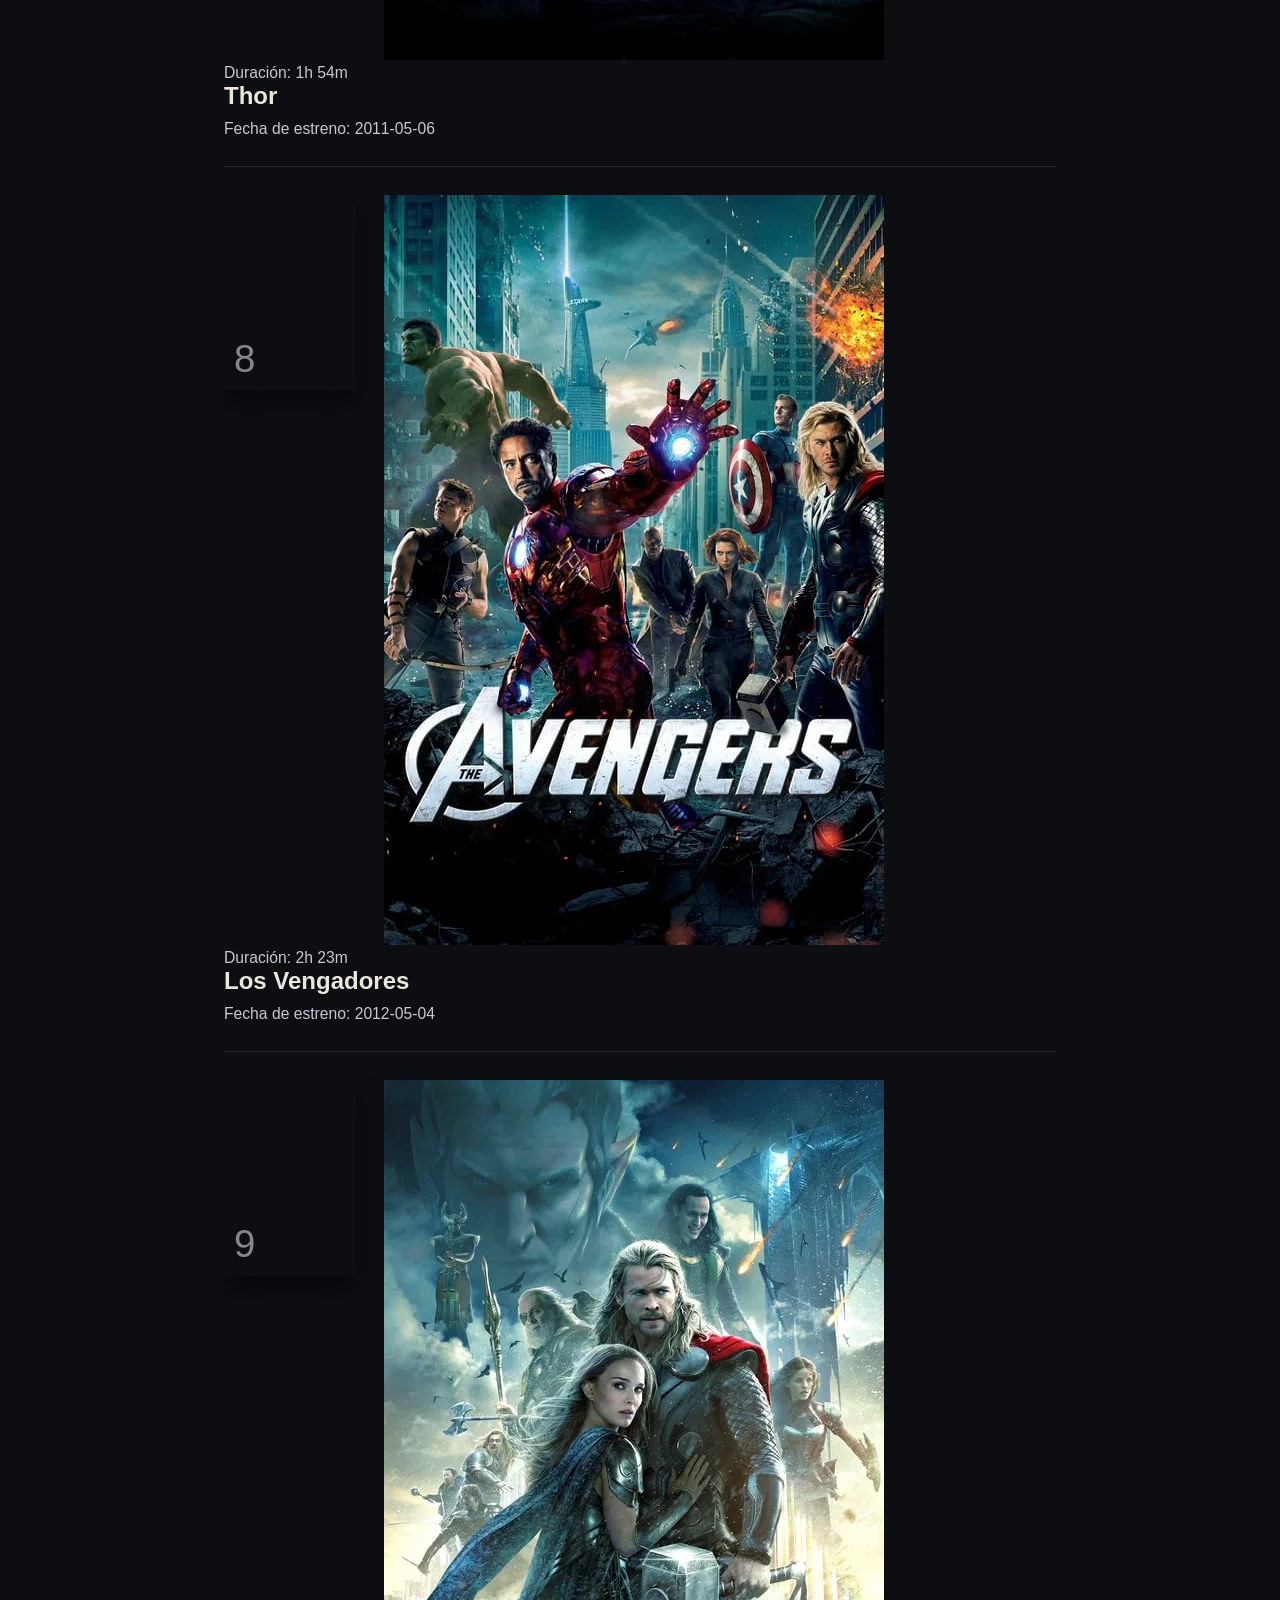
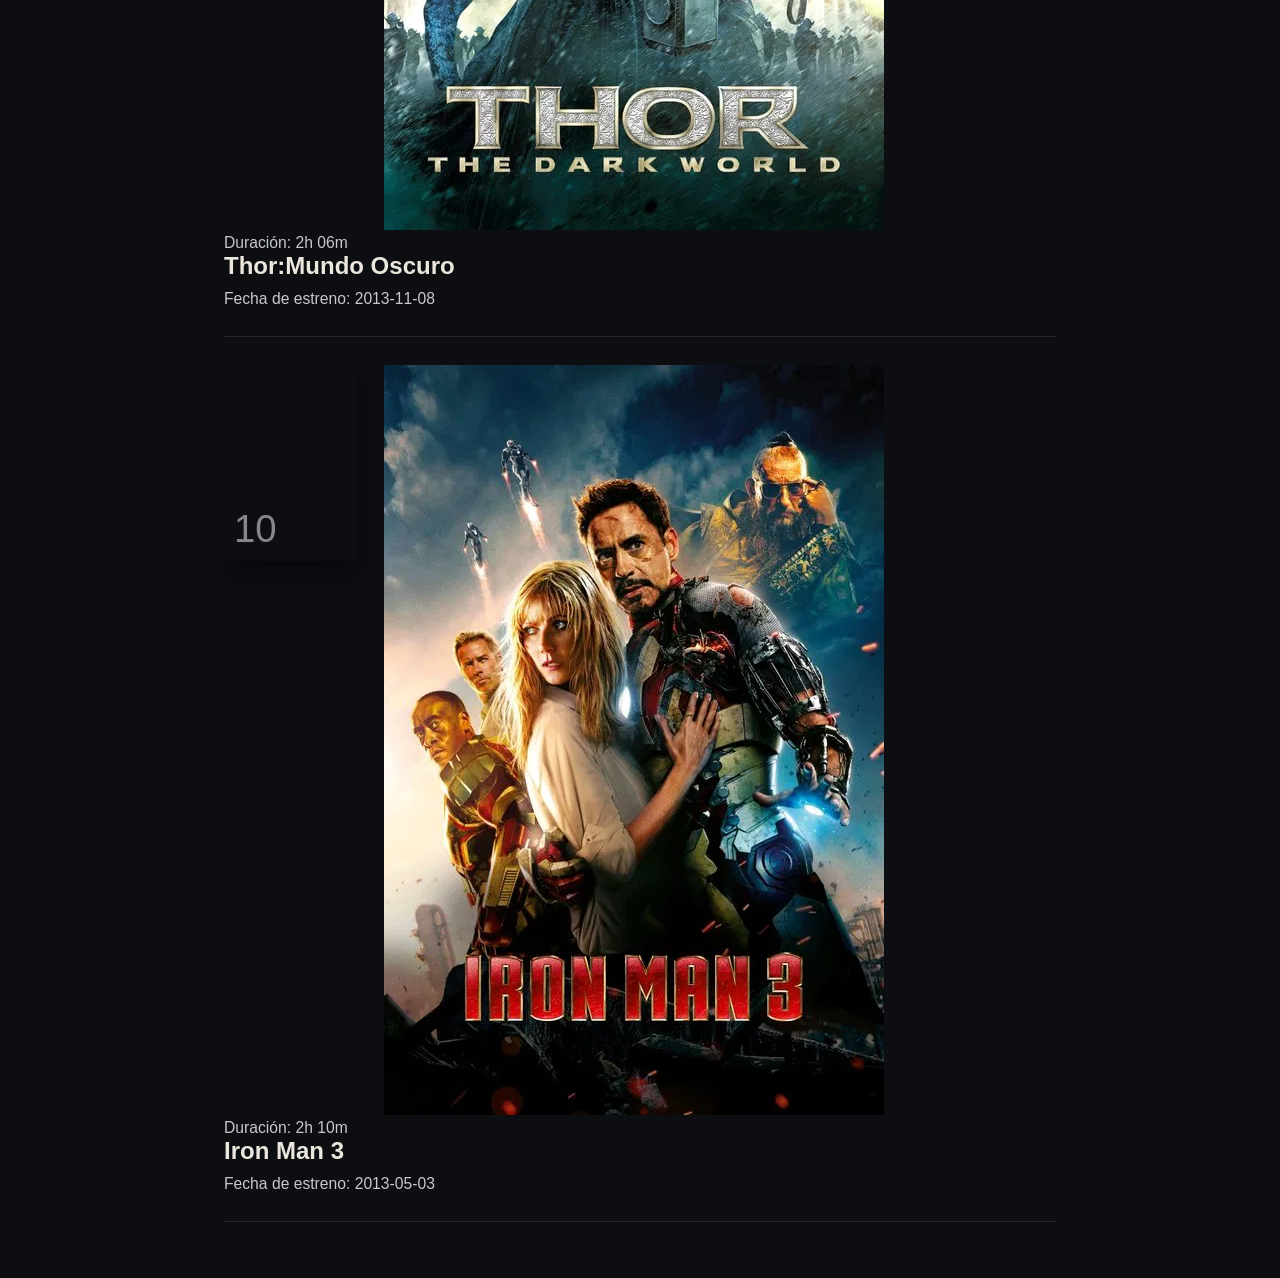
<file: orden.html>
<!DOCTYPE html>
<html lang="en">
<head>
    <!-- Google tag (gtag.js) -->
<script async src="https://www.googletagmanager.com/gtag/js?id=G-5F9ZBJDJWL"></script>
<script>
  window.dataLayer = window.dataLayer || [];
  function gtag(){dataLayer.push(arguments);}
  gtag('js', new Date());

  gtag('config', 'G-5F9ZBJDJWL');
</script>

    <meta charset="UTF-8">
    <meta name="viewport" content="width=device-width, initial-scale=1.0">
    <title>Orden Cronológico</title>
    <link rel="stylesheet" href="style4.css"> 
    <link rel="preconnect" href="https://fonts.googleapis.com">
    <link rel="preconnect" href="https://fonts.gstatic.com" crossorigin>
    <link href="https://fonts.googleapis.com/css2?family=Cherry+Bomb+One&family=Tirra:wght@400;500;600;700;800;900&display=swap" rel="stylesheet">
</head>
<body>
    <div class="logo">Que ver antes de Avengers Doomsday</div>
     <header>
        <nav>
            <a href="cast.html">Cast</a>
            <a href="catalogo.html">Catalógo completo</a>
            <a href="index.html">Home</a>
        </nav>
     </header>
<main id="inicio">
<p class="intro">Diez piezas del rompecabezas, en el orden en que conviene verlas, para llegar a Doomsday sabiendo quién es quién y por qué el multiverso está a punto de colapsar.</p>

<article class = "film">
<img src="primer vengador.jpg">
<div class="poster">1</div>
<div class="film-body">
<p class="kicker">Punto de partida — Escisión</p>
<h2>Capitán América: El Primer Vengador</h2>
<p>Fecha de estreno: 2011-07-22</p>
</div>
</article>

<article class = "film">
<img src="agente carter.jpg">
<div class="poster">2</div>
<div class="film-body">
<p class="kicker">Duración: 13h 30m</p>
<h2>Agente Carter</h2>
<p>Fecha de estreno: 2015-01-06</p>
</article>

<article class = "film">
<img src="marvel.jpg">
<div class="poster">3</div>
<div class="film-body">
<p class="kicker">Duración: 2h 03m</p>
<h2>Capitana Marvel</h2>
<p>Fecha de estreno: 2019-03-08</p>
</article>

<article class = "film">
<img src="iron man.jpg">
<div class="poster">4</div>
<div class="film-body">
<p class="kicker">Duración: 1h 43m</p>
<h2>Iron Man</h2>
<p>Fecha de estreno: 2008-05-02</p>
</article>


<article class = "film">
<img src="hulk.jpg">
<div class="poster">5</div>
<div class="film-body">
<p class="kicker">Duración: 2h 04m</p>
<h2>El Increible Hulk</h2>
<p>Fecha de estreno: 2008-06-13</p>
</article>

<article class = "film">
<img src="iron man2.jpg">
<div class="poster">6</div>
<div class="film-body">
<p class="kicker">Duración: 2h 04m</p>
<h2>Iron Man 2</h2>
<p>Fecha de estreno: 2010-05-07</p>
</article>

<article class = "film">
<img src="thor.jpg">
<div class="poster">7</div>
<div class="film-body">
<p class="kicker">Duración: 1h 54m</p>
<h2>Thor</h2>
<p>Fecha de estreno: 2011-05-06</p>
</article>

<article class = "film">
<img src="vengadores.jpg">
<div class="poster">8</div>
<div class="film-body">
<p class="kicker">Duración: 2h 23m</p>
<h2>Los Vengadores</h2>
<p>Fecha de estreno: 2012-05-04</p>
</article>

<article class = "film">
<img src="mundo oscuro.jpg">
<div class="poster">9</div>
<div class="film-body">
<p class="kicker">Duración: 2h 06m</p>
<h2>Thor:Mundo Oscuro</h2>
<p>Fecha de estreno: 2013-11-08</p>
</article>

<article class = "film">
<img src="iron man3.jpg">
<div class="poster">10</div>
<div class="film-body">
<p class="kicker">Duración: 2h 10m</p>
<h2>Iron Man 3</h2>
<p>Fecha de estreno: 2013-05-03</p>
</article>

</section>
</main>



</body>
</html>
</file>
<file: style.css>
*{
    margin:0;
}

header{
    padding: 10px 5%;
    background-color: rgb(101, 234, 94);
}
.links{
    display:flex;
    justify-content: space-around;
}

header a {
  text-decoration: none;
  color: black;
  margin: 0 10px;
 }


.logo{
    display: flex;
    justify-content: center;
    align-items: center;
    background-color: #364439;
    font-family: "Cherry Bomb One", system-ui;
    font-size: 60px;
    font-weight: 100px;
    color: white;
    height: 150px;
}
#poster {
  padding: 20px 5%;
}

#poster h1, .poster p {
  color: rgb(0, 0, 0);
  font-size: 30px;
}
#post {
    display:flex;
    justify-content: space-around;
    align-items: flex-start;
    background-color: rgb(255, 255, 255);
    padding: 10px 5%;
    text-align: center;
}

#post > * {
  display: inline-block;
  width: 450px;
  font-size: 30px;
  vertical-align: top;
}
.links_1:hover{
    color:red;
}
</file>
<file: style2.css>
*{
    margin:0;
}

header{
    padding: 10px 5%;
    background-color: rgb(101, 234, 94);;
}
header>nav{
    display:flex;
    justify-content: space-around;
}

header a {
  text-decoration: none;
  color: black;
  margin: 0 10px;
 }


.logo{
    display: flex;
    justify-content: center;
    align-items: center;
    background-color: #364439;
    font-family: "Cherry Bomb One", system-ui;
    font-size: 60px;
    font-weight: 100px;
    color: white;
    height: 150px;
}
* { box-sizing: border-box; }
body {
  margin: 0;
  background: #0d0d0f;
  color: #f2f2f2;
  font-family: -apple-system, BlinkMacSystemFont, "Segoe UI", sans-serif;
}
header {
  padding: 48px 40px 28px;
  border-bottom: 1px solid #2a2a2e;
}
header h1 {
  margin: 0 0 6px 0;
  font-size: 34px;
  font-weight: 700;
  letter-spacing: -0.5px;
}
header h1 span {  
    color: #ed1d24; 
}
header p {
  margin: 0;
  color: #9a9aa0;
  font-size: 16px;
  max-width: 620px;
}
main { padding: 32px 40px 60px; }
.card {
  background: #161619;
  border: 1px solid #2a2a2e;
  border-radius: 10px;
  padding: 18px;
  margin-bottom: 20px;
  float: left;
  width: calc(25% - 15px);
  margin-right: 20px;
}
.card:nth-child(4n) {
     margin-right: 0; 
}
.avatar {
    width: 56px;
    height: 56px;
    border-radius: 50%;
    display: flex;
    align-items: center;
    justify-content: center;
    font-weight: 700;
    font-size: 18px;
    color: #fff;
    margin-bottom: 10px;
    animation: anim1 3s 1 forwards;
}
.name {
  font-size: 16px;
  font-weight: 600;
  margin-bottom: 10px;
}
.role {
  font-size: 13.5px;
  color: #ed1d24;
  font-weight: 500;
  margin-bottom: 10px;
}
.movies {
  font-size: 13px;
  color: #9a9aa0;
  line-height: 1.4;
}

@keyframes anim1 {
    0%{
    transform:translate(0);
    transform:rotate(0);
    animation-delay: 2s, 3s;
    animation-fill-mode:forwards;
    }
    50%{
    transform:translate(20px);
    transform:rotate(90deg);
    background-color:blue;
        
    }
    100%{
    transform:translate(10px);
    transform:rotate(30deg);
    background-color:red;
    }
}
</file>
<file: style3.css>
*{
    margin:0;
}
header{
    padding: 10px 5%;
    background-color: rgb(101, 234, 94);
}
header>nav{
    display:flex;
    justify-content: space-around;
}
header a {
  text-decoration: none;
  color: black;
  margin: 0 10px;
 }
.logo{
    display: flex;
    justify-content: center;
    align-items: center;
    background-color: #364439;
    font-family: "Cherry Bomb One", system-ui;
    font-size: 60px;
    font-weight: 100px;
    color: white;
    height: 150px;
}
*{box-sizing:border-box}
body{
 margin:0;
 background:#0c0e12;
 color:#ece7dc;
 font-family:'Work Sans',sans-serif
}
.marquee{
 background:#5f8567;
 padding:64px 24px 40px;
 text-align:center
}
.eyebrow-line{
 color:#fff;
 font-size:.8rem
}
h1{
 font-family:'Anton',sans-serif;
 font-size:3rem;
 margin:0;
 color:#fff
}
nav{
 display:flex;
 justify-content:center;
 gap:40px;
 background:#6ea23c;
 padding:18px
}
nav a{
 color:#16210f;
 text-decoration:none
}
nav a:hover{
 border-bottom:2px solid #16210f
}
main{
 max-width:880px;
 margin:auto;
 padding:56px 24px
}
.intro{
 color:#8b8f98;
 text-align:center;
 margin-bottom:56px
}
.film{
 padding:28px 0;
 border-bottom:1px solid #24272f;
 overflow:hidden
}
.poster{
 width:132px;
 height:196px;
 padding:10px;
 float:left;
 margin-right:28px;
 display:flex;
 align-items:flex-end;
 font-family:'Anton',sans-serif;
 font-size:2.4rem;
 color:#ffffff80;
 box-shadow:0 12px 24px #00000073
}
.film-body{
 overflow:hidden
}
.kicker{
 color:#b5893a;
 font-size:.82rem
}
.film h2{
 font-family:'Anton',sans-serif;
 font-size:1.5rem;
 margin:0 0 10px
}
.film p{
 color:#c7c9cf;
 font-size:.98rem
}
footer{
 text-align:center;
 padding:30px;
 color:#8b8f98;
 font-size:.85rem
}
</file>
<file: style4.css>
*{
    margin:0;
}
header{
    padding: 10px 5%;
    background-color: rgb(101, 234, 94);
}
header>nav{
    display:flex;
    justify-content: space-around;
}
header a {
  text-decoration: none;
  color: black;
  margin: 0 10px;
 }
.logo{
    display: flex;
    justify-content: center;
    align-items: center;
    background-color: #364439;
    font-family: "Cherry Bomb One", system-ui;
    font-size: 60px;
    font-weight: 100px;
    color: white;
    height: 150px;
}
*{box-sizing:border-box}
body{
 margin:0;
 background:#0c0e12;
 color:#ece7dc;
 font-family:'Work Sans',sans-serif
}
.marquee{
 background:#5f8567;
 padding:64px 24px 40px;
 text-align:center
}
.eyebrow-line{
 color:#fff;
 font-size:.8rem
}
h1{
 font-family:'Anton',sans-serif;
 font-size:3rem;
 margin:0;
 color:#fff
}
nav{
 display:flex;
 justify-content:center;
 gap:40px;
 background:#6ea23c;
 padding:18px
}
nav a{
 color:#16210f;
 text-decoration:none
}
nav a:hover{
 border-bottom:2px solid #16210f
}
main{
 max-width:880px;
 margin:auto;
 padding:56px 24px
}
.intro{
 color:#8b8f98;
 text-align:center;
 margin-bottom:56px
}
.film{
 padding:28px 0;
 border-bottom:1px solid #24272f;
 overflow:hidden
}
.poster{
 width:132px;
 height:196px;
 padding:10px;
 float:left;
 margin-right:28px;
 display:flex;
 align-items:flex-end;
 font-family:'Anton',sans-serif;
 font-size:2.4rem;
 color:#ffffff80;
 box-shadow:0 12px 24px #00000073
}
.film-body{
 overflow:hidden
}
.kicker{
 color:#b5893a;
 font-size:.82rem
}
.film h2{
 font-family:'Anton',sans-serif;
 font-size:1.5rem;
 margin:0 0 10px
}
.film p{
 color:#c7c9cf;
 font-size:.98rem
}
footer{
 text-align:center;
 padding:30px;
 color:#8b8f98;
 font-size:.85rem
}
</file>
